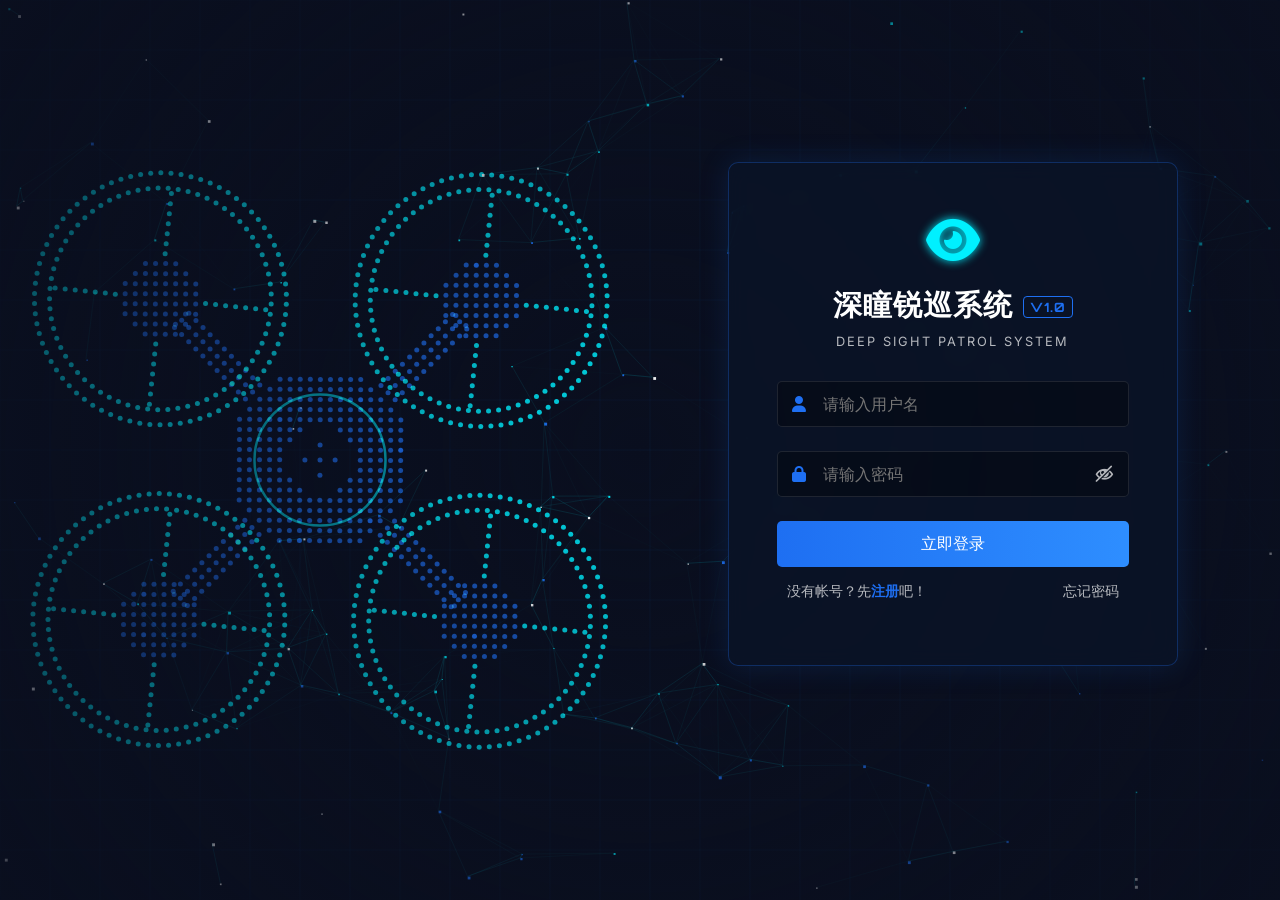
<file: dual/frontend/login.html>
<!DOCTYPE html>
<html lang="zh-CN">

<head>
  <meta charset="UTF-8">
  <meta name="viewport" content="width=device-width, initial-scale=1.0">
  <title>深瞳锐巡系统 V1.0</title>
  <link rel="icon" href="logo.png">
  <link
    href="https://fonts.googleapis.com/css2?family=Orbitron:wght@400;500;700&family=Inter:wght@300;400;600&display=swap"
    rel="stylesheet">
  <link rel="stylesheet" href="https://cdnjs.cloudflare.com/ajax/libs/font-awesome/6.4.0/css/all.min.css">
  <link rel="stylesheet" href="css/login.css">
</head>

<body>
  <canvas id="bg-canvas"></canvas>
  <div class="overlay"></div>

  <div id="login-view" class="view-container active">
    <div class="login-box">
      <div class="login-header">
        <div class="logo-icon"><i class="fa-solid fa-eye"></i></div>
        <h1>深瞳锐巡系统 <span class="version">V1.0</span></h1>
        <p class="subtitle">DEEP SIGHT PATROL SYSTEM</p>
      </div>
      <form id="login-form">
        <div class="input-group">
          <i class="fa-solid fa-user"></i>
          <input type="text" placeholder="请输入用户名" required>
        </div>
        <div class="input-group">
          <i class="fa-solid fa-lock"></i>
          <input type="password" id="password-input" placeholder="请输入密码" required>
          <span class="icon-eye-toggle" id="toggle-password"></span>
        </div>
        <button type="submit" class="btn-primary">
          <span class="btn-text">立即登录</span>
          <span class="btn-glitch"></span>
        </button>
      </form>
      <div class="login-footer">
        <div class="footer-left">
          没有帐号？先<a href="register.html" class="link-register">注册</a>吧！
        </div>
        <div class="footer-right">
          <span class="link-forgot">忘记密码</span>
        </div>
      </div>
    </div>
  </div>

  <script src="js/login.js"></script>
</body>

</html>
</file>
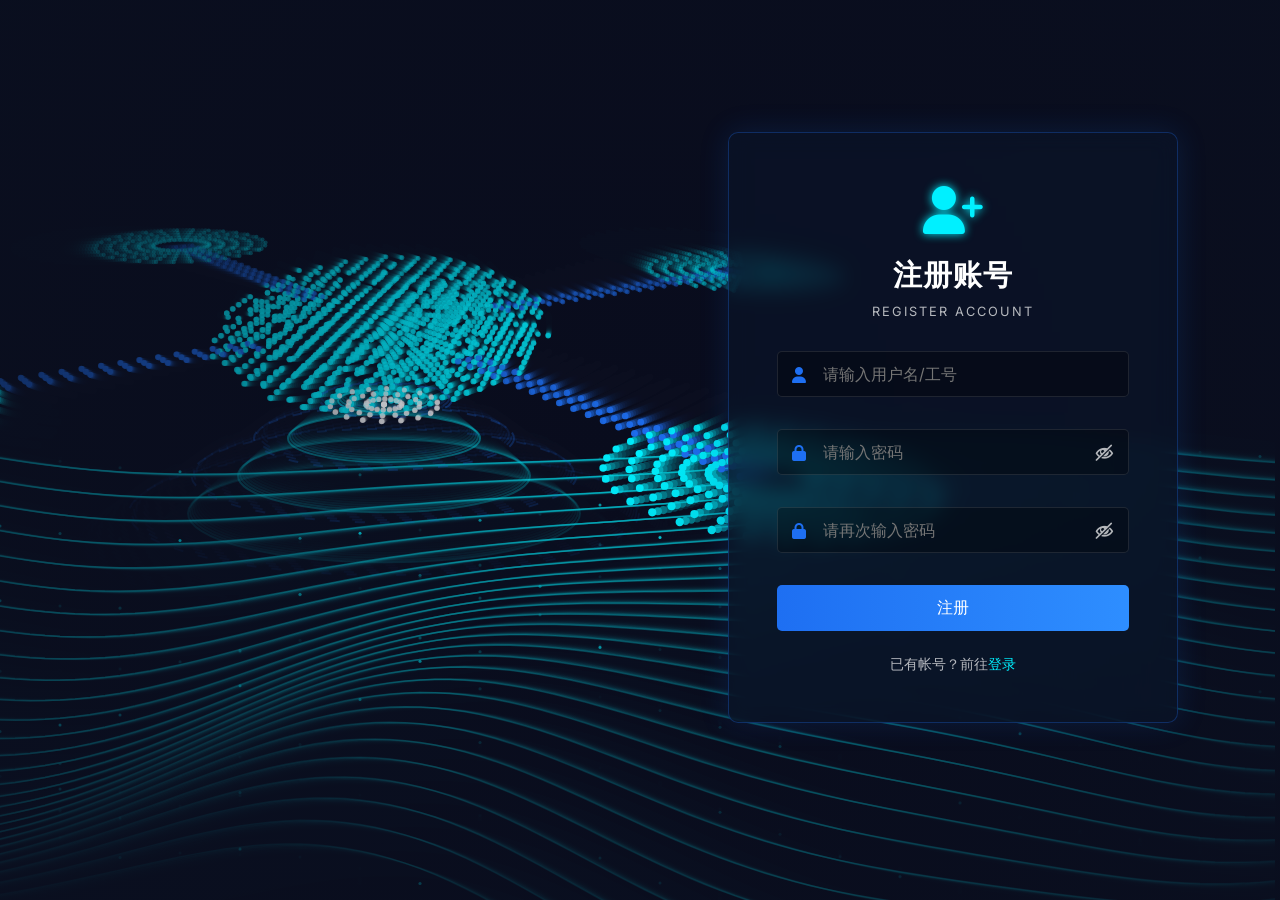
<file: dual/frontend/register.html>
<!DOCTYPE html>
<html lang="zh-CN">

<head>
  <meta charset="UTF-8">
  <meta name="viewport" content="width=device-width, initial-scale=1.0">
  <title>注册账号 - 深瞳锐巡系统</title>
  <link rel="icon" href="logo.png">
  <link
    href="https://fonts.googleapis.com/css2?family=Orbitron:wght@400;500;700&family=Inter:wght@300;400;600&display=swap"
    rel="stylesheet">
  <link rel="stylesheet" href="https://cdnjs.cloudflare.com/ajax/libs/font-awesome/6.4.0/css/all.min.css">
  <link rel="stylesheet" href="css/register.css">
</head>

<body>
  <canvas id="bg-canvas"></canvas>
  <div class="overlay"></div>

  <div id="register-view" class="view-container active">
    <div class="login-box">
      <div class="login-header">
        <div class="logo-icon"><i class="fa-solid fa-user-plus"></i></div>
        <h1>注册账号</h1>
        <p class="subtitle">REGISTER ACCOUNT</p>
      </div>
      <form id="register-form">
        <div class="input-group">
          <i class="fa-solid fa-user"></i>
          <input type="text" id="username" placeholder="请输入用户名/工号" required autocomplete="off">
          <div class="validation-message" id="username-msg"></div>
        </div>

        <div class="input-group">
          <i class="fa-solid fa-lock"></i>
          <input type="password" id="password" class="password-field" placeholder="请输入密码" required>
          <span class="icon-eye-toggle" data-target="password"></span>
          <div class="validation-message" id="password-msg"></div>
        </div>

        <div class="input-group">
          <i class="fa-solid fa-lock"></i>
          <input type="password" id="confirm-password" class="password-field" placeholder="请再次输入密码" required>
          <span class="icon-eye-toggle" data-target="confirm-password"></span>
          <div class="validation-message" id="confirm-password-msg"></div>
        </div>

        <button type="submit" class="btn-primary">
          <span class="btn-text">注册</span>
          <span class="btn-glitch"></span>
        </button>
      </form>
      <div class="login-footer">
        <div class="footer-center">
          已有帐号？前往<a href="login.html" class="link-register">登录</a>
        </div>
      </div>
    </div>
  </div>

  <script src="js/register.js"></script>
</body>

</html>
</file>
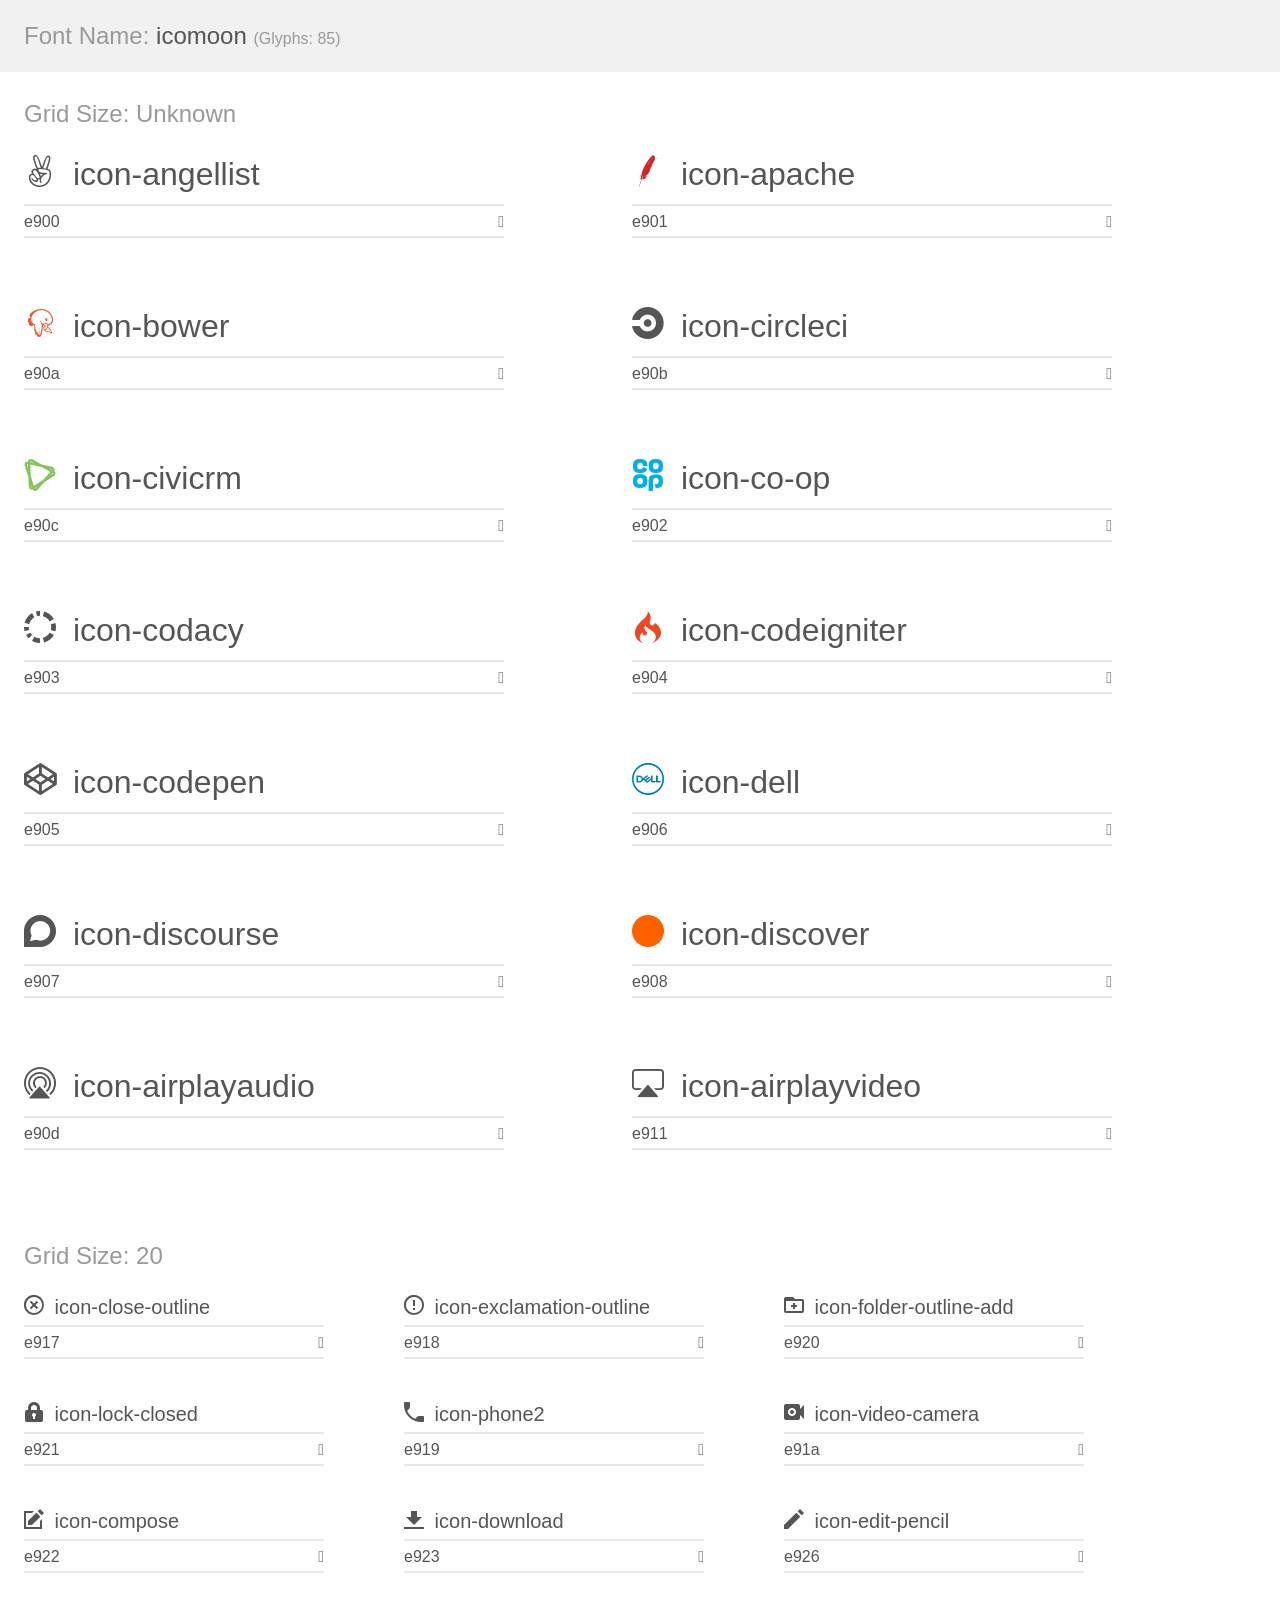
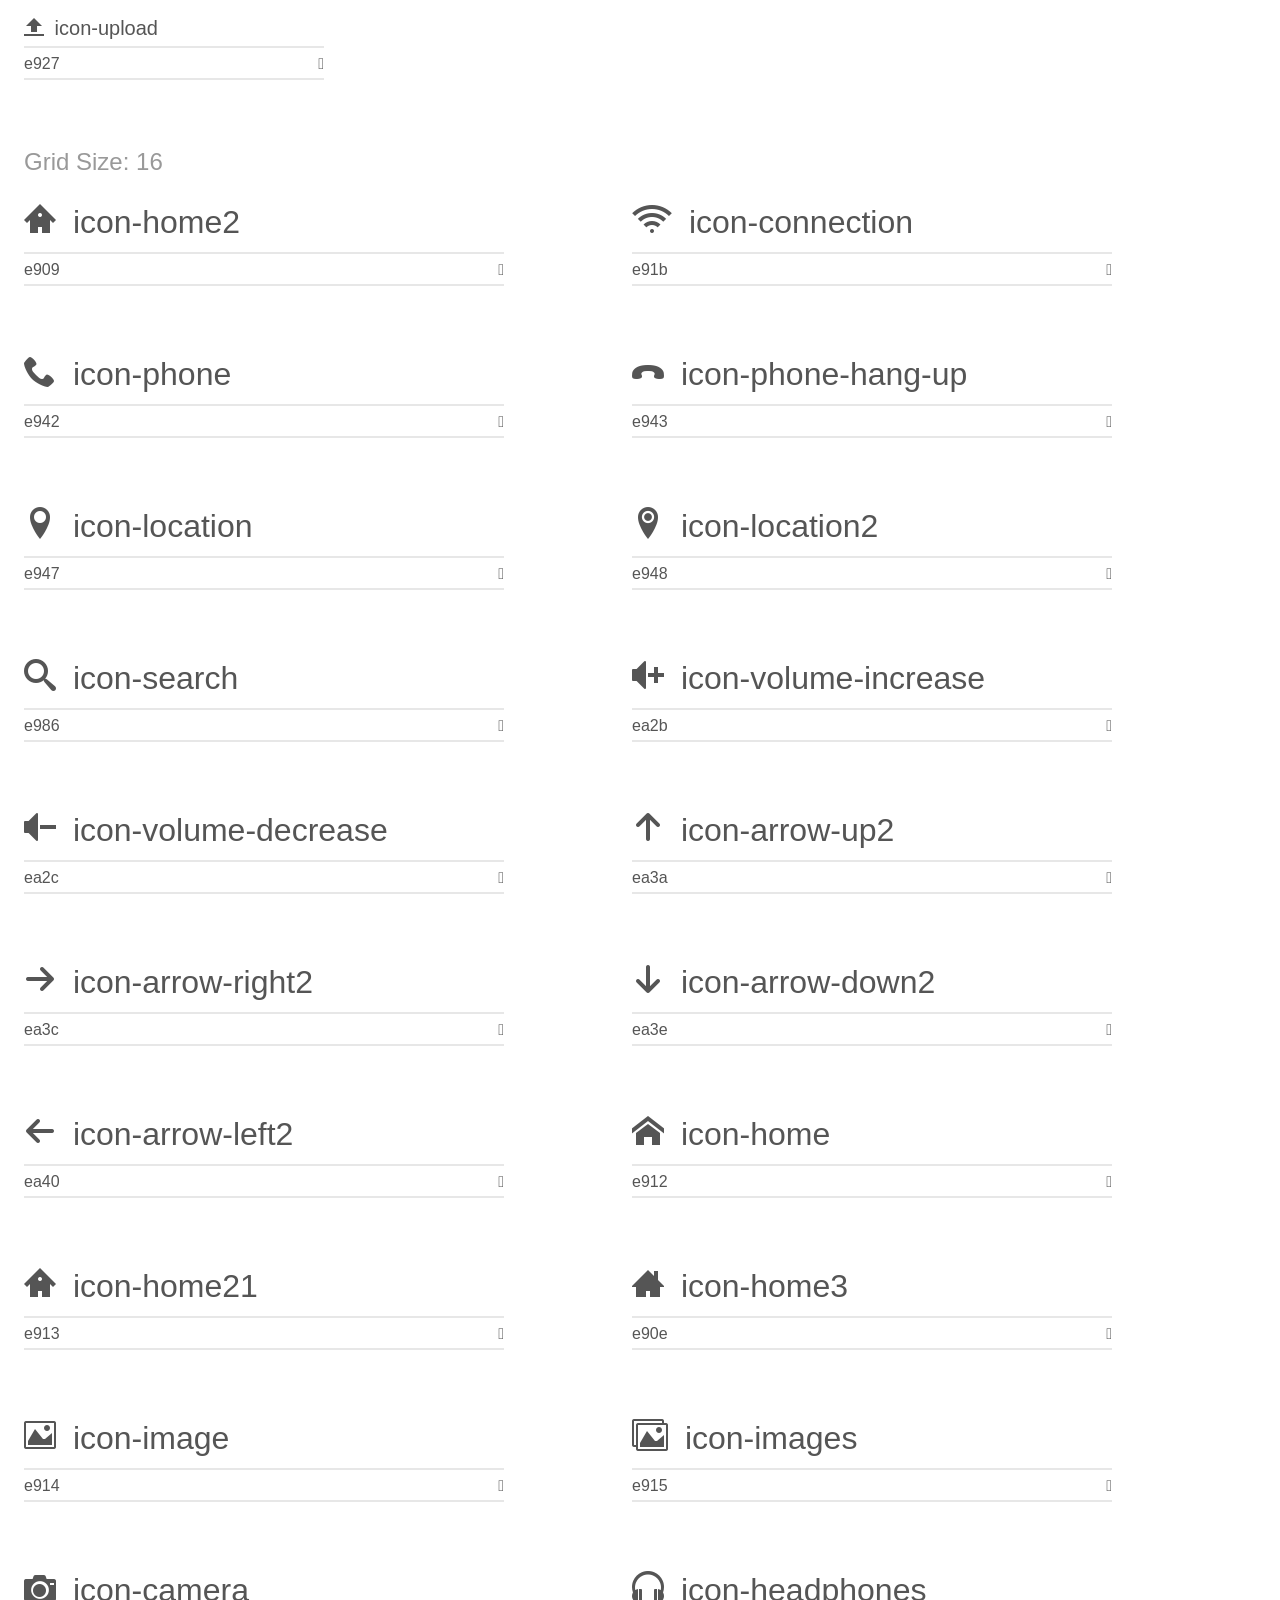
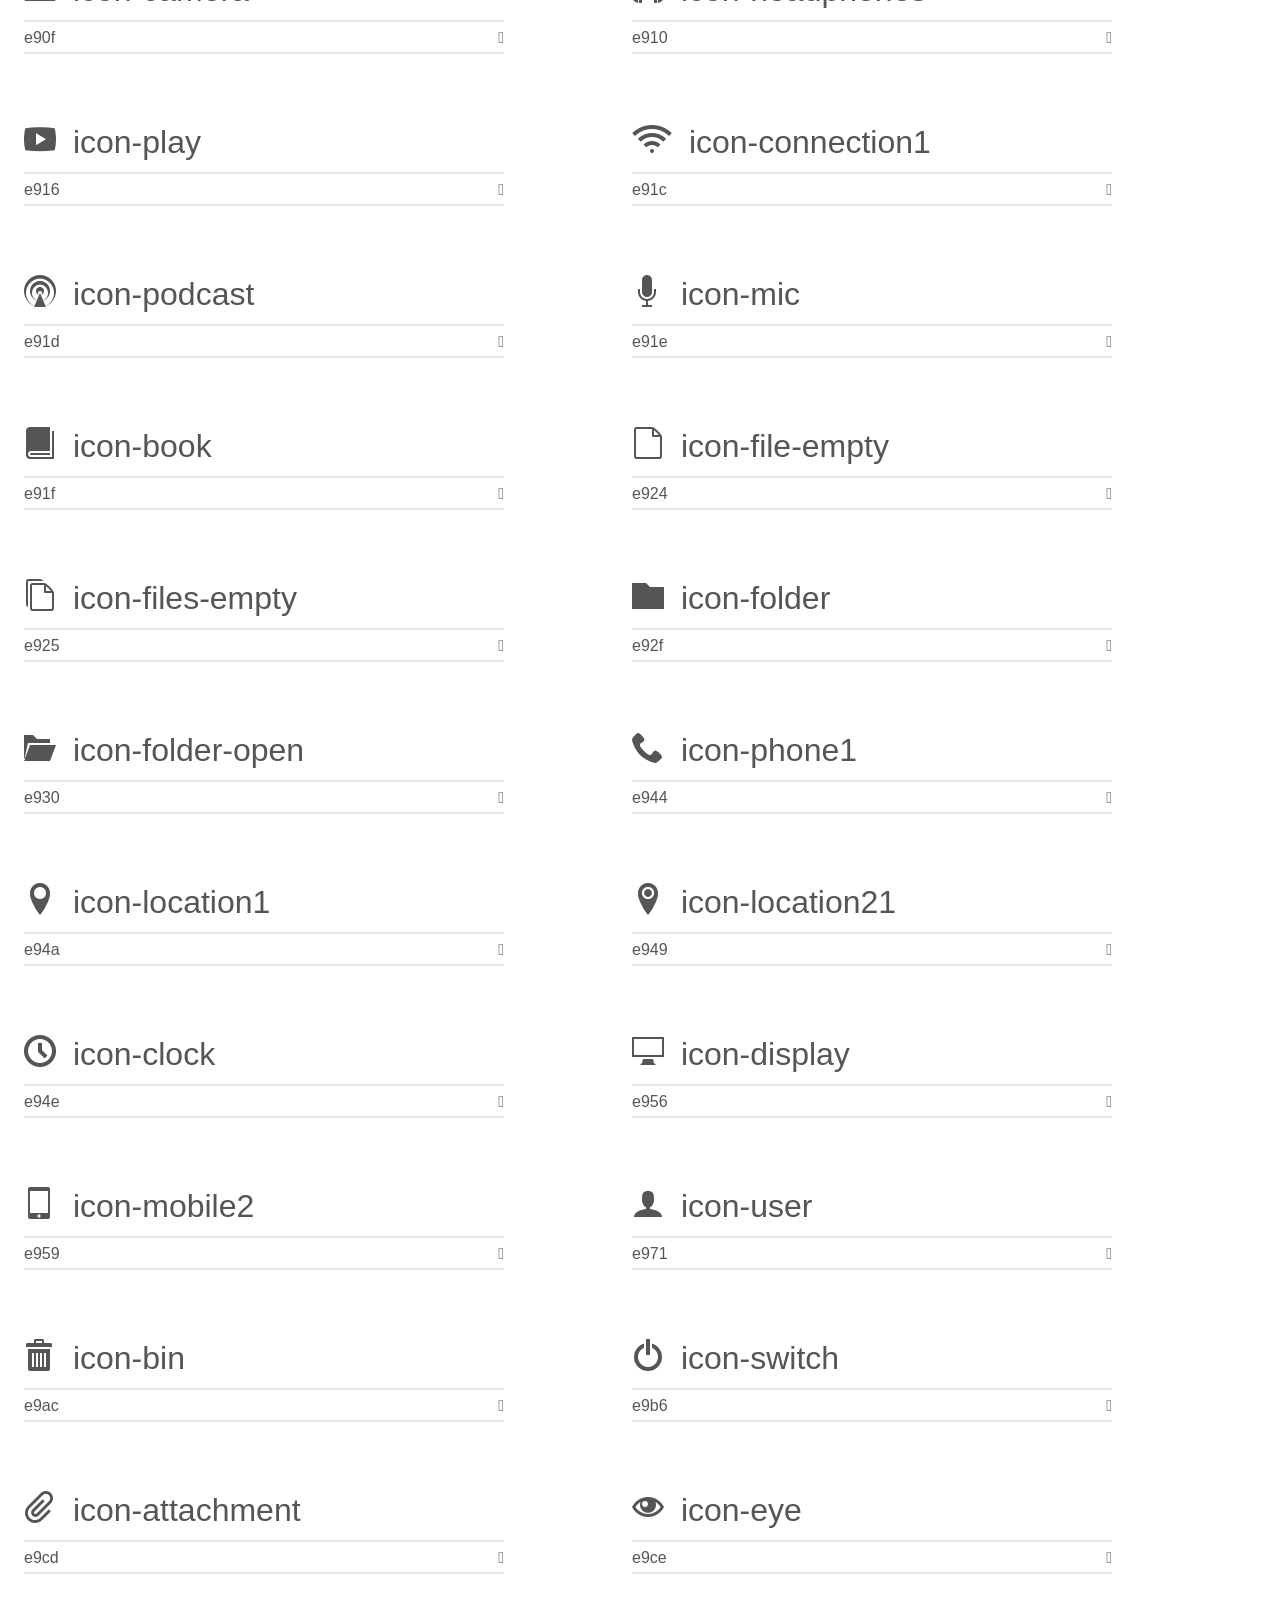
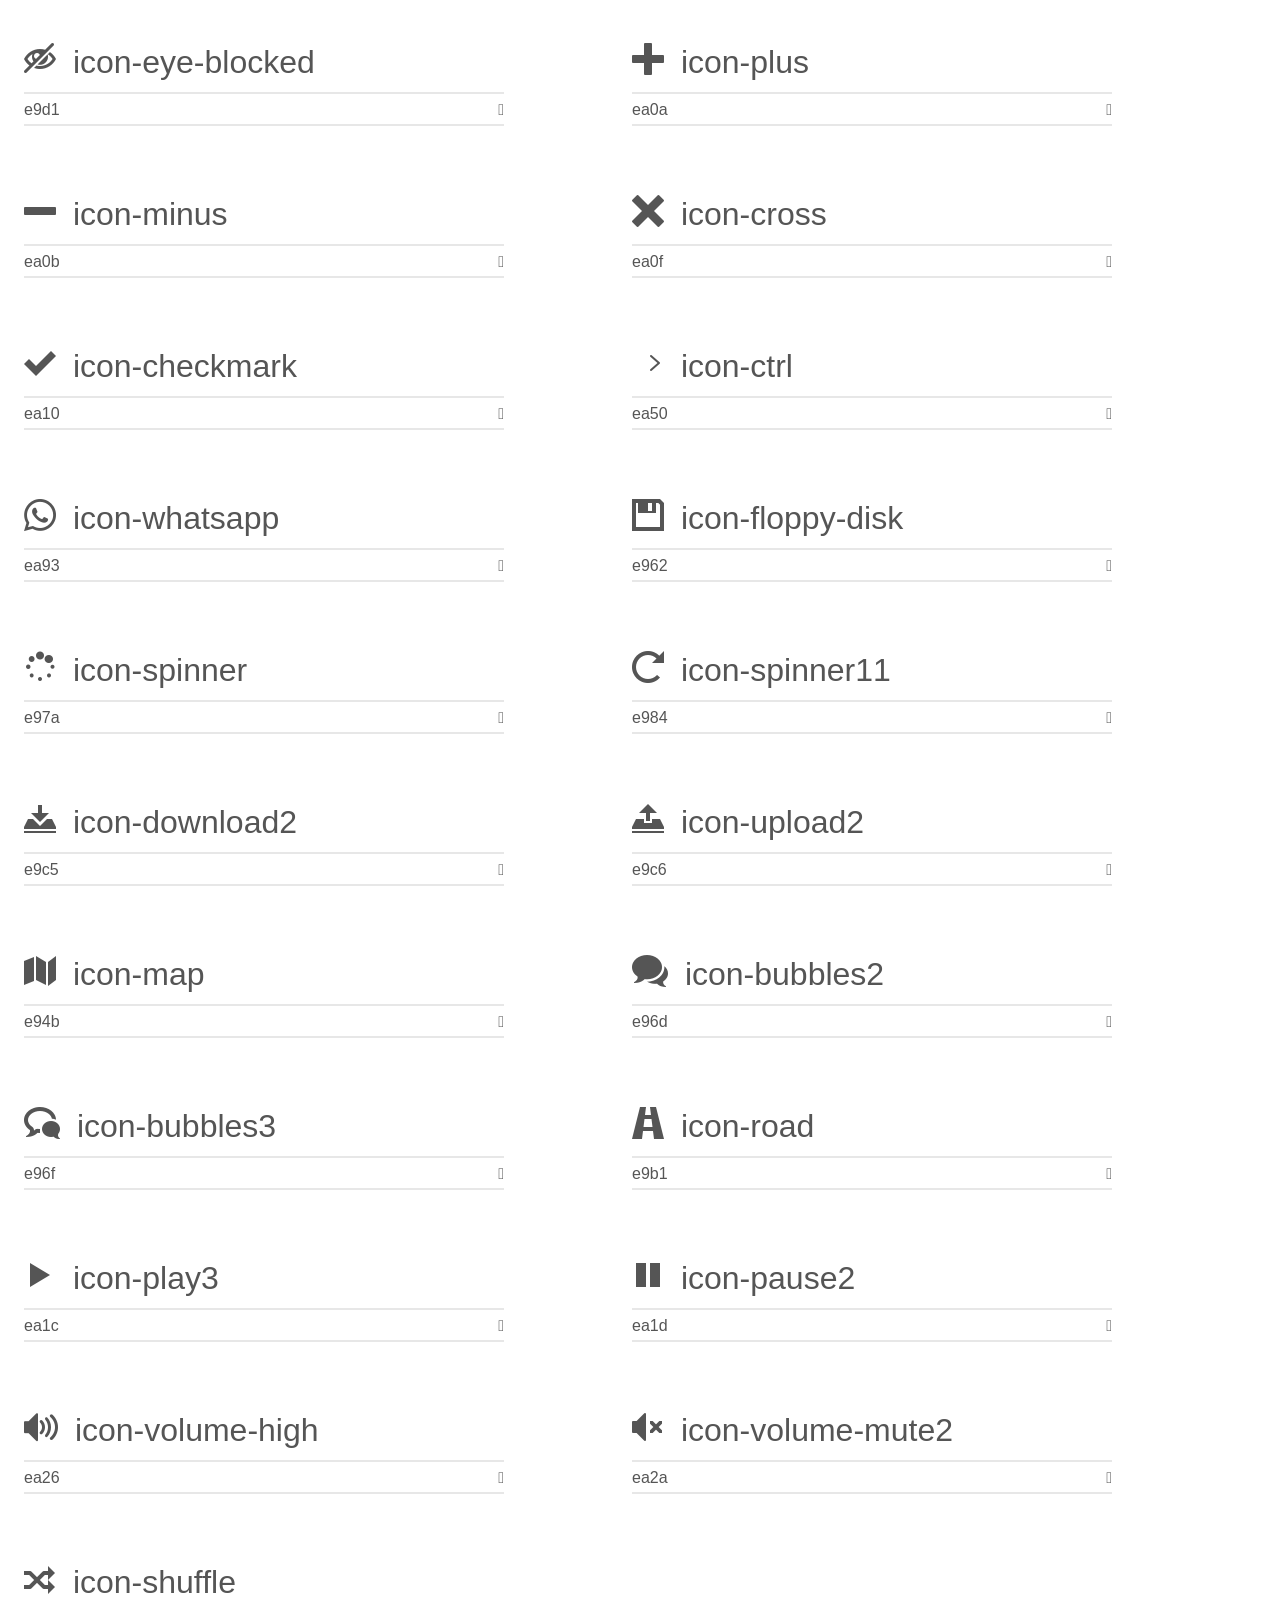
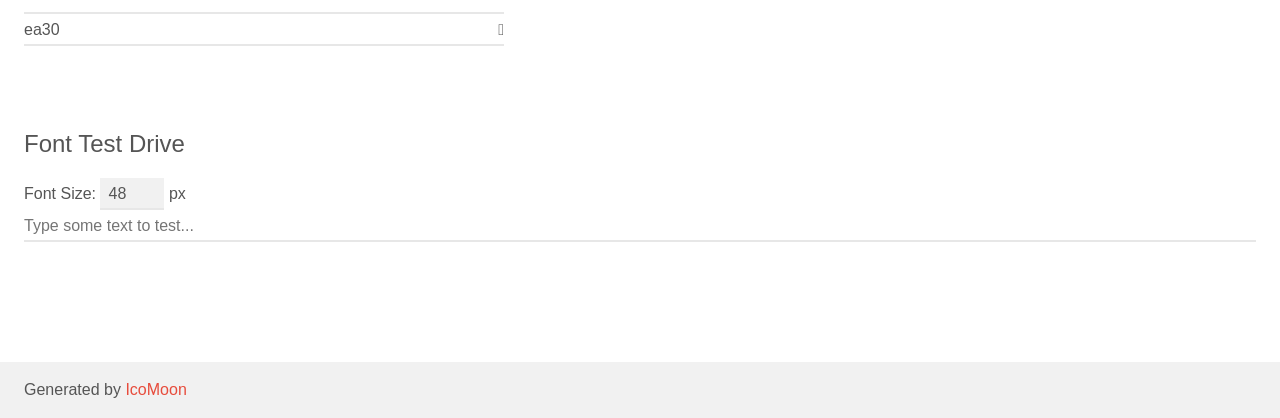
<file: dual/frontend/icomoon/demo.html>
<!doctype html>
<html>
<head>
    <meta charset="utf-8">
    <title>IcoMoon Demo</title>
    <meta name="description" content="An Icon Font Generated By IcoMoon.io">
    <meta name="viewport" content="width=device-width, initial-scale=1">
    <link rel="stylesheet" href="demo-files/demo.css">
    <link rel="stylesheet" href="style.css"></head>
<body>
    <div class="bgc1 clearfix">
        <h1 class="mhmm mvm"><span class="fgc1">Font Name:</span> icomoon <small class="fgc1">(Glyphs:&nbsp;85)</small></h1>
    </div>
    <div class="clearfix mhl ptl">
        <h1 class="mvm mtn fgc1">Grid Size: Unknown</h1>
        <div class="glyph fs1">
            <div class="clearfix bshadow0 pbs">
                <span class="icon-angellist"></span>
                <span class="mls"> icon-angellist</span>
            </div>
            <fieldset class="fs0 size1of1 clearfix hidden-false">
                <input type="text" readonly value="e900" class="unit size1of2" />
                <input type="text" maxlength="1" readonly value="&#xe900;" class="unitRight size1of2 talign-right" />
            </fieldset>
            <div class="fs0 bshadow0 clearfix hidden-true">
                <span class="unit pvs fgc1">liga: </span>
                <input type="text" readonly value="" class="liga unitRight" />
            </div>
        </div>
        <div class="glyph fs1">
            <div class="clearfix bshadow0 pbs">
                <span class="icon-apache"></span>
                <span class="mls"> icon-apache</span>
            </div>
            <fieldset class="fs0 size1of1 clearfix hidden-false">
                <input type="text" readonly value="e901" class="unit size1of2" />
                <input type="text" maxlength="1" readonly value="&#xe901;" class="unitRight size1of2 talign-right" />
            </fieldset>
            <div class="fs0 bshadow0 clearfix hidden-true">
                <span class="unit pvs fgc1">liga: </span>
                <input type="text" readonly value="" class="liga unitRight" />
            </div>
        </div>
        <div class="glyph fs1">
            <div class="clearfix bshadow0 pbs">
                <span class="icon-bower"></span>
                <span class="mls"> icon-bower</span>
            </div>
            <fieldset class="fs0 size1of1 clearfix hidden-false">
                <input type="text" readonly value="e90a" class="unit size1of2" />
                <input type="text" maxlength="1" readonly value="&#xe90a;" class="unitRight size1of2 talign-right" />
            </fieldset>
            <div class="fs0 bshadow0 clearfix hidden-true">
                <span class="unit pvs fgc1">liga: </span>
                <input type="text" readonly value="" class="liga unitRight" />
            </div>
        </div>
        <div class="glyph fs1">
            <div class="clearfix bshadow0 pbs">
                <span class="icon-circleci"></span>
                <span class="mls"> icon-circleci</span>
            </div>
            <fieldset class="fs0 size1of1 clearfix hidden-false">
                <input type="text" readonly value="e90b" class="unit size1of2" />
                <input type="text" maxlength="1" readonly value="&#xe90b;" class="unitRight size1of2 talign-right" />
            </fieldset>
            <div class="fs0 bshadow0 clearfix hidden-true">
                <span class="unit pvs fgc1">liga: </span>
                <input type="text" readonly value="" class="liga unitRight" />
            </div>
        </div>
        <div class="glyph fs1">
            <div class="clearfix bshadow0 pbs">
                <span class="icon-civicrm"></span>
                <span class="mls"> icon-civicrm</span>
            </div>
            <fieldset class="fs0 size1of1 clearfix hidden-false">
                <input type="text" readonly value="e90c" class="unit size1of2" />
                <input type="text" maxlength="1" readonly value="&#xe90c;" class="unitRight size1of2 talign-right" />
            </fieldset>
            <div class="fs0 bshadow0 clearfix hidden-true">
                <span class="unit pvs fgc1">liga: </span>
                <input type="text" readonly value="" class="liga unitRight" />
            </div>
        </div>
        <div class="glyph fs1">
            <div class="clearfix bshadow0 pbs">
                <span class="icon-co-op"></span>
                <span class="mls"> icon-co-op</span>
            </div>
            <fieldset class="fs0 size1of1 clearfix hidden-false">
                <input type="text" readonly value="e902" class="unit size1of2" />
                <input type="text" maxlength="1" readonly value="&#xe902;" class="unitRight size1of2 talign-right" />
            </fieldset>
            <div class="fs0 bshadow0 clearfix hidden-true">
                <span class="unit pvs fgc1">liga: </span>
                <input type="text" readonly value="" class="liga unitRight" />
            </div>
        </div>
        <div class="glyph fs1">
            <div class="clearfix bshadow0 pbs">
                <span class="icon-codacy"></span>
                <span class="mls"> icon-codacy</span>
            </div>
            <fieldset class="fs0 size1of1 clearfix hidden-false">
                <input type="text" readonly value="e903" class="unit size1of2" />
                <input type="text" maxlength="1" readonly value="&#xe903;" class="unitRight size1of2 talign-right" />
            </fieldset>
            <div class="fs0 bshadow0 clearfix hidden-true">
                <span class="unit pvs fgc1">liga: </span>
                <input type="text" readonly value="" class="liga unitRight" />
            </div>
        </div>
        <div class="glyph fs1">
            <div class="clearfix bshadow0 pbs">
                <span class="icon-codeigniter"></span>
                <span class="mls"> icon-codeigniter</span>
            </div>
            <fieldset class="fs0 size1of1 clearfix hidden-false">
                <input type="text" readonly value="e904" class="unit size1of2" />
                <input type="text" maxlength="1" readonly value="&#xe904;" class="unitRight size1of2 talign-right" />
            </fieldset>
            <div class="fs0 bshadow0 clearfix hidden-true">
                <span class="unit pvs fgc1">liga: </span>
                <input type="text" readonly value="" class="liga unitRight" />
            </div>
        </div>
        <div class="glyph fs1">
            <div class="clearfix bshadow0 pbs">
                <span class="icon-codepen"></span>
                <span class="mls"> icon-codepen</span>
            </div>
            <fieldset class="fs0 size1of1 clearfix hidden-false">
                <input type="text" readonly value="e905" class="unit size1of2" />
                <input type="text" maxlength="1" readonly value="&#xe905;" class="unitRight size1of2 talign-right" />
            </fieldset>
            <div class="fs0 bshadow0 clearfix hidden-true">
                <span class="unit pvs fgc1">liga: </span>
                <input type="text" readonly value="" class="liga unitRight" />
            </div>
        </div>
        <div class="glyph fs1">
            <div class="clearfix bshadow0 pbs">
                <span class="icon-dell"></span>
                <span class="mls"> icon-dell</span>
            </div>
            <fieldset class="fs0 size1of1 clearfix hidden-false">
                <input type="text" readonly value="e906" class="unit size1of2" />
                <input type="text" maxlength="1" readonly value="&#xe906;" class="unitRight size1of2 talign-right" />
            </fieldset>
            <div class="fs0 bshadow0 clearfix hidden-true">
                <span class="unit pvs fgc1">liga: </span>
                <input type="text" readonly value="" class="liga unitRight" />
            </div>
        </div>
        <div class="glyph fs1">
            <div class="clearfix bshadow0 pbs">
                <span class="icon-discourse"></span>
                <span class="mls"> icon-discourse</span>
            </div>
            <fieldset class="fs0 size1of1 clearfix hidden-false">
                <input type="text" readonly value="e907" class="unit size1of2" />
                <input type="text" maxlength="1" readonly value="&#xe907;" class="unitRight size1of2 talign-right" />
            </fieldset>
            <div class="fs0 bshadow0 clearfix hidden-true">
                <span class="unit pvs fgc1">liga: </span>
                <input type="text" readonly value="" class="liga unitRight" />
            </div>
        </div>
        <div class="glyph fs1">
            <div class="clearfix bshadow0 pbs">
                <span class="icon-discover"></span>
                <span class="mls"> icon-discover</span>
            </div>
            <fieldset class="fs0 size1of1 clearfix hidden-false">
                <input type="text" readonly value="e908" class="unit size1of2" />
                <input type="text" maxlength="1" readonly value="&#xe908;" class="unitRight size1of2 talign-right" />
            </fieldset>
            <div class="fs0 bshadow0 clearfix hidden-true">
                <span class="unit pvs fgc1">liga: </span>
                <input type="text" readonly value="" class="liga unitRight" />
            </div>
        </div>
        <div class="glyph fs1">
            <div class="clearfix bshadow0 pbs">
                <span class="icon-airplayaudio"></span>
                <span class="mls"> icon-airplayaudio</span>
            </div>
            <fieldset class="fs0 size1of1 clearfix hidden-false">
                <input type="text" readonly value="e90d" class="unit size1of2" />
                <input type="text" maxlength="1" readonly value="&#xe90d;" class="unitRight size1of2 talign-right" />
            </fieldset>
            <div class="fs0 bshadow0 clearfix hidden-true">
                <span class="unit pvs fgc1">liga: </span>
                <input type="text" readonly value="" class="liga unitRight" />
            </div>
        </div>
        <div class="glyph fs1">
            <div class="clearfix bshadow0 pbs">
                <span class="icon-airplayvideo"></span>
                <span class="mls"> icon-airplayvideo</span>
            </div>
            <fieldset class="fs0 size1of1 clearfix hidden-false">
                <input type="text" readonly value="e911" class="unit size1of2" />
                <input type="text" maxlength="1" readonly value="&#xe911;" class="unitRight size1of2 talign-right" />
            </fieldset>
            <div class="fs0 bshadow0 clearfix hidden-true">
                <span class="unit pvs fgc1">liga: </span>
                <input type="text" readonly value="" class="liga unitRight" />
            </div>
        </div>
    </div>
    <div class="clearfix mhl ptl">
        <h1 class="mvm mtn fgc1">Grid Size: 20</h1>
        <div class="glyph fs2">
            <div class="clearfix bshadow0 pbs">
                <span class="icon-close-outline"></span>
                <span class="mls"> icon-close-outline</span>
            </div>
            <fieldset class="fs0 size1of1 clearfix hidden-false">
                <input type="text" readonly value="e917" class="unit size1of2" />
                <input type="text" maxlength="1" readonly value="&#xe917;" class="unitRight size1of2 talign-right" />
            </fieldset>
            <div class="fs0 bshadow0 clearfix hidden-true">
                <span class="unit pvs fgc1">liga: </span>
                <input type="text" readonly value="" class="liga unitRight" />
            </div>
        </div>
        <div class="glyph fs2">
            <div class="clearfix bshadow0 pbs">
                <span class="icon-exclamation-outline"></span>
                <span class="mls"> icon-exclamation-outline</span>
            </div>
            <fieldset class="fs0 size1of1 clearfix hidden-false">
                <input type="text" readonly value="e918" class="unit size1of2" />
                <input type="text" maxlength="1" readonly value="&#xe918;" class="unitRight size1of2 talign-right" />
            </fieldset>
            <div class="fs0 bshadow0 clearfix hidden-true">
                <span class="unit pvs fgc1">liga: </span>
                <input type="text" readonly value="" class="liga unitRight" />
            </div>
        </div>
        <div class="glyph fs2">
            <div class="clearfix bshadow0 pbs">
                <span class="icon-folder-outline-add"></span>
                <span class="mls"> icon-folder-outline-add</span>
            </div>
            <fieldset class="fs0 size1of1 clearfix hidden-false">
                <input type="text" readonly value="e920" class="unit size1of2" />
                <input type="text" maxlength="1" readonly value="&#xe920;" class="unitRight size1of2 talign-right" />
            </fieldset>
            <div class="fs0 bshadow0 clearfix hidden-true">
                <span class="unit pvs fgc1">liga: </span>
                <input type="text" readonly value="" class="liga unitRight" />
            </div>
        </div>
        <div class="glyph fs2">
            <div class="clearfix bshadow0 pbs">
                <span class="icon-lock-closed"></span>
                <span class="mls"> icon-lock-closed</span>
            </div>
            <fieldset class="fs0 size1of1 clearfix hidden-false">
                <input type="text" readonly value="e921" class="unit size1of2" />
                <input type="text" maxlength="1" readonly value="&#xe921;" class="unitRight size1of2 talign-right" />
            </fieldset>
            <div class="fs0 bshadow0 clearfix hidden-true">
                <span class="unit pvs fgc1">liga: </span>
                <input type="text" readonly value="" class="liga unitRight" />
            </div>
        </div>
        <div class="glyph fs2">
            <div class="clearfix bshadow0 pbs">
                <span class="icon-phone2"></span>
                <span class="mls"> icon-phone2</span>
            </div>
            <fieldset class="fs0 size1of1 clearfix hidden-false">
                <input type="text" readonly value="e919" class="unit size1of2" />
                <input type="text" maxlength="1" readonly value="&#xe919;" class="unitRight size1of2 talign-right" />
            </fieldset>
            <div class="fs0 bshadow0 clearfix hidden-true">
                <span class="unit pvs fgc1">liga: </span>
                <input type="text" readonly value="" class="liga unitRight" />
            </div>
        </div>
        <div class="glyph fs2">
            <div class="clearfix bshadow0 pbs">
                <span class="icon-video-camera"></span>
                <span class="mls"> icon-video-camera</span>
            </div>
            <fieldset class="fs0 size1of1 clearfix hidden-false">
                <input type="text" readonly value="e91a" class="unit size1of2" />
                <input type="text" maxlength="1" readonly value="&#xe91a;" class="unitRight size1of2 talign-right" />
            </fieldset>
            <div class="fs0 bshadow0 clearfix hidden-true">
                <span class="unit pvs fgc1">liga: </span>
                <input type="text" readonly value="" class="liga unitRight" />
            </div>
        </div>
        <div class="glyph fs2">
            <div class="clearfix bshadow0 pbs">
                <span class="icon-compose"></span>
                <span class="mls"> icon-compose</span>
            </div>
            <fieldset class="fs0 size1of1 clearfix hidden-false">
                <input type="text" readonly value="e922" class="unit size1of2" />
                <input type="text" maxlength="1" readonly value="&#xe922;" class="unitRight size1of2 talign-right" />
            </fieldset>
            <div class="fs0 bshadow0 clearfix hidden-true">
                <span class="unit pvs fgc1">liga: </span>
                <input type="text" readonly value="" class="liga unitRight" />
            </div>
        </div>
        <div class="glyph fs2">
            <div class="clearfix bshadow0 pbs">
                <span class="icon-download"></span>
                <span class="mls"> icon-download</span>
            </div>
            <fieldset class="fs0 size1of1 clearfix hidden-false">
                <input type="text" readonly value="e923" class="unit size1of2" />
                <input type="text" maxlength="1" readonly value="&#xe923;" class="unitRight size1of2 talign-right" />
            </fieldset>
            <div class="fs0 bshadow0 clearfix hidden-true">
                <span class="unit pvs fgc1">liga: </span>
                <input type="text" readonly value="" class="liga unitRight" />
            </div>
        </div>
        <div class="glyph fs2">
            <div class="clearfix bshadow0 pbs">
                <span class="icon-edit-pencil"></span>
                <span class="mls"> icon-edit-pencil</span>
            </div>
            <fieldset class="fs0 size1of1 clearfix hidden-false">
                <input type="text" readonly value="e926" class="unit size1of2" />
                <input type="text" maxlength="1" readonly value="&#xe926;" class="unitRight size1of2 talign-right" />
            </fieldset>
            <div class="fs0 bshadow0 clearfix hidden-true">
                <span class="unit pvs fgc1">liga: </span>
                <input type="text" readonly value="" class="liga unitRight" />
            </div>
        </div>
        <div class="glyph fs2">
            <div class="clearfix bshadow0 pbs">
                <span class="icon-upload"></span>
                <span class="mls"> icon-upload</span>
            </div>
            <fieldset class="fs0 size1of1 clearfix hidden-false">
                <input type="text" readonly value="e927" class="unit size1of2" />
                <input type="text" maxlength="1" readonly value="&#xe927;" class="unitRight size1of2 talign-right" />
            </fieldset>
            <div class="fs0 bshadow0 clearfix hidden-true">
                <span class="unit pvs fgc1">liga: </span>
                <input type="text" readonly value="" class="liga unitRight" />
            </div>
        </div>
    </div>
    <div class="clearfix mhl ptl">
        <h1 class="mvm mtn fgc1">Grid Size: 16</h1>
        <div class="glyph fs3">
            <div class="clearfix bshadow0 pbs">
                <span class="icon-home2"></span>
                <span class="mls"> icon-home2</span>
            </div>
            <fieldset class="fs0 size1of1 clearfix hidden-false">
                <input type="text" readonly value="e909" class="unit size1of2" />
                <input type="text" maxlength="1" readonly value="&#xe909;" class="unitRight size1of2 talign-right" />
            </fieldset>
            <div class="fs0 bshadow0 clearfix hidden-true">
                <span class="unit pvs fgc1">liga: </span>
                <input type="text" readonly value="home2, house2" class="liga unitRight" />
            </div>
        </div>
        <div class="glyph fs3">
            <div class="clearfix bshadow0 pbs">
                <span class="icon-connection"></span>
                <span class="mls"> icon-connection</span>
            </div>
            <fieldset class="fs0 size1of1 clearfix hidden-false">
                <input type="text" readonly value="e91b" class="unit size1of2" />
                <input type="text" maxlength="1" readonly value="&#xe91b;" class="unitRight size1of2 talign-right" />
            </fieldset>
            <div class="fs0 bshadow0 clearfix hidden-true">
                <span class="unit pvs fgc1">liga: </span>
                <input type="text" readonly value="connection, wifi" class="liga unitRight" />
            </div>
        </div>
        <div class="glyph fs3">
            <div class="clearfix bshadow0 pbs">
                <span class="icon-phone"></span>
                <span class="mls"> icon-phone</span>
            </div>
            <fieldset class="fs0 size1of1 clearfix hidden-false">
                <input type="text" readonly value="e942" class="unit size1of2" />
                <input type="text" maxlength="1" readonly value="&#xe942;" class="unitRight size1of2 talign-right" />
            </fieldset>
            <div class="fs0 bshadow0 clearfix hidden-true">
                <span class="unit pvs fgc1">liga: </span>
                <input type="text" readonly value="phone, telephone" class="liga unitRight" />
            </div>
        </div>
        <div class="glyph fs3">
            <div class="clearfix bshadow0 pbs">
                <span class="icon-phone-hang-up"></span>
                <span class="mls"> icon-phone-hang-up</span>
            </div>
            <fieldset class="fs0 size1of1 clearfix hidden-false">
                <input type="text" readonly value="e943" class="unit size1of2" />
                <input type="text" maxlength="1" readonly value="&#xe943;" class="unitRight size1of2 talign-right" />
            </fieldset>
            <div class="fs0 bshadow0 clearfix hidden-true">
                <span class="unit pvs fgc1">liga: </span>
                <input type="text" readonly value="phone-hang-up, telephone2" class="liga unitRight" />
            </div>
        </div>
        <div class="glyph fs3">
            <div class="clearfix bshadow0 pbs">
                <span class="icon-location"></span>
                <span class="mls"> icon-location</span>
            </div>
            <fieldset class="fs0 size1of1 clearfix hidden-false">
                <input type="text" readonly value="e947" class="unit size1of2" />
                <input type="text" maxlength="1" readonly value="&#xe947;" class="unitRight size1of2 talign-right" />
            </fieldset>
            <div class="fs0 bshadow0 clearfix hidden-true">
                <span class="unit pvs fgc1">liga: </span>
                <input type="text" readonly value="location, map-marker" class="liga unitRight" />
            </div>
        </div>
        <div class="glyph fs3">
            <div class="clearfix bshadow0 pbs">
                <span class="icon-location2"></span>
                <span class="mls"> icon-location2</span>
            </div>
            <fieldset class="fs0 size1of1 clearfix hidden-false">
                <input type="text" readonly value="e948" class="unit size1of2" />
                <input type="text" maxlength="1" readonly value="&#xe948;" class="unitRight size1of2 talign-right" />
            </fieldset>
            <div class="fs0 bshadow0 clearfix hidden-true">
                <span class="unit pvs fgc1">liga: </span>
                <input type="text" readonly value="location2, map-marker2" class="liga unitRight" />
            </div>
        </div>
        <div class="glyph fs3">
            <div class="clearfix bshadow0 pbs">
                <span class="icon-search"></span>
                <span class="mls"> icon-search</span>
            </div>
            <fieldset class="fs0 size1of1 clearfix hidden-false">
                <input type="text" readonly value="e986" class="unit size1of2" />
                <input type="text" maxlength="1" readonly value="&#xe986;" class="unitRight size1of2 talign-right" />
            </fieldset>
            <div class="fs0 bshadow0 clearfix hidden-true">
                <span class="unit pvs fgc1">liga: </span>
                <input type="text" readonly value="search, magnifier" class="liga unitRight" />
            </div>
        </div>
        <div class="glyph fs3">
            <div class="clearfix bshadow0 pbs">
                <span class="icon-volume-increase"></span>
                <span class="mls"> icon-volume-increase</span>
            </div>
            <fieldset class="fs0 size1of1 clearfix hidden-false">
                <input type="text" readonly value="ea2b" class="unit size1of2" />
                <input type="text" maxlength="1" readonly value="&#xea2b;" class="unitRight size1of2 talign-right" />
            </fieldset>
            <div class="fs0 bshadow0 clearfix hidden-true">
                <span class="unit pvs fgc1">liga: </span>
                <input type="text" readonly value="volume-increase, volume6" class="liga unitRight" />
            </div>
        </div>
        <div class="glyph fs3">
            <div class="clearfix bshadow0 pbs">
                <span class="icon-volume-decrease"></span>
                <span class="mls"> icon-volume-decrease</span>
            </div>
            <fieldset class="fs0 size1of1 clearfix hidden-false">
                <input type="text" readonly value="ea2c" class="unit size1of2" />
                <input type="text" maxlength="1" readonly value="&#xea2c;" class="unitRight size1of2 talign-right" />
            </fieldset>
            <div class="fs0 bshadow0 clearfix hidden-true">
                <span class="unit pvs fgc1">liga: </span>
                <input type="text" readonly value="volume-decrease, volume7" class="liga unitRight" />
            </div>
        </div>
        <div class="glyph fs3">
            <div class="clearfix bshadow0 pbs">
                <span class="icon-arrow-up2"></span>
                <span class="mls"> icon-arrow-up2</span>
            </div>
            <fieldset class="fs0 size1of1 clearfix hidden-false">
                <input type="text" readonly value="ea3a" class="unit size1of2" />
                <input type="text" maxlength="1" readonly value="&#xea3a;" class="unitRight size1of2 talign-right" />
            </fieldset>
            <div class="fs0 bshadow0 clearfix hidden-true">
                <span class="unit pvs fgc1">liga: </span>
                <input type="text" readonly value="arrow-up2, up2" class="liga unitRight" />
            </div>
        </div>
        <div class="glyph fs3">
            <div class="clearfix bshadow0 pbs">
                <span class="icon-arrow-right2"></span>
                <span class="mls"> icon-arrow-right2</span>
            </div>
            <fieldset class="fs0 size1of1 clearfix hidden-false">
                <input type="text" readonly value="ea3c" class="unit size1of2" />
                <input type="text" maxlength="1" readonly value="&#xea3c;" class="unitRight size1of2 talign-right" />
            </fieldset>
            <div class="fs0 bshadow0 clearfix hidden-true">
                <span class="unit pvs fgc1">liga: </span>
                <input type="text" readonly value="arrow-right2, right4" class="liga unitRight" />
            </div>
        </div>
        <div class="glyph fs3">
            <div class="clearfix bshadow0 pbs">
                <span class="icon-arrow-down2"></span>
                <span class="mls"> icon-arrow-down2</span>
            </div>
            <fieldset class="fs0 size1of1 clearfix hidden-false">
                <input type="text" readonly value="ea3e" class="unit size1of2" />
                <input type="text" maxlength="1" readonly value="&#xea3e;" class="unitRight size1of2 talign-right" />
            </fieldset>
            <div class="fs0 bshadow0 clearfix hidden-true">
                <span class="unit pvs fgc1">liga: </span>
                <input type="text" readonly value="arrow-down2, down2" class="liga unitRight" />
            </div>
        </div>
        <div class="glyph fs3">
            <div class="clearfix bshadow0 pbs">
                <span class="icon-arrow-left2"></span>
                <span class="mls"> icon-arrow-left2</span>
            </div>
            <fieldset class="fs0 size1of1 clearfix hidden-false">
                <input type="text" readonly value="ea40" class="unit size1of2" />
                <input type="text" maxlength="1" readonly value="&#xea40;" class="unitRight size1of2 talign-right" />
            </fieldset>
            <div class="fs0 bshadow0 clearfix hidden-true">
                <span class="unit pvs fgc1">liga: </span>
                <input type="text" readonly value="arrow-left2, left4" class="liga unitRight" />
            </div>
        </div>
        <div class="glyph fs3">
            <div class="clearfix bshadow0 pbs">
                <span class="icon-home"></span>
                <span class="mls"> icon-home</span>
            </div>
            <fieldset class="fs0 size1of1 clearfix hidden-false">
                <input type="text" readonly value="e912" class="unit size1of2" />
                <input type="text" maxlength="1" readonly value="&#xe912;" class="unitRight size1of2 talign-right" />
            </fieldset>
            <div class="fs0 bshadow0 clearfix hidden-true">
                <span class="unit pvs fgc1">liga: </span>
                <input type="text" readonly value="home, house" class="liga unitRight" />
            </div>
        </div>
        <div class="glyph fs3">
            <div class="clearfix bshadow0 pbs">
                <span class="icon-home21"></span>
                <span class="mls"> icon-home21</span>
            </div>
            <fieldset class="fs0 size1of1 clearfix hidden-false">
                <input type="text" readonly value="e913" class="unit size1of2" />
                <input type="text" maxlength="1" readonly value="&#xe913;" class="unitRight size1of2 talign-right" />
            </fieldset>
            <div class="fs0 bshadow0 clearfix hidden-true">
                <span class="unit pvs fgc1">liga: </span>
                <input type="text" readonly value="home2, house2" class="liga unitRight" />
            </div>
        </div>
        <div class="glyph fs3">
            <div class="clearfix bshadow0 pbs">
                <span class="icon-home3"></span>
                <span class="mls"> icon-home3</span>
            </div>
            <fieldset class="fs0 size1of1 clearfix hidden-false">
                <input type="text" readonly value="e90e" class="unit size1of2" />
                <input type="text" maxlength="1" readonly value="&#xe90e;" class="unitRight size1of2 talign-right" />
            </fieldset>
            <div class="fs0 bshadow0 clearfix hidden-true">
                <span class="unit pvs fgc1">liga: </span>
                <input type="text" readonly value="home3, house3" class="liga unitRight" />
            </div>
        </div>
        <div class="glyph fs3">
            <div class="clearfix bshadow0 pbs">
                <span class="icon-image"></span>
                <span class="mls"> icon-image</span>
            </div>
            <fieldset class="fs0 size1of1 clearfix hidden-false">
                <input type="text" readonly value="e914" class="unit size1of2" />
                <input type="text" maxlength="1" readonly value="&#xe914;" class="unitRight size1of2 talign-right" />
            </fieldset>
            <div class="fs0 bshadow0 clearfix hidden-true">
                <span class="unit pvs fgc1">liga: </span>
                <input type="text" readonly value="image, picture" class="liga unitRight" />
            </div>
        </div>
        <div class="glyph fs3">
            <div class="clearfix bshadow0 pbs">
                <span class="icon-images"></span>
                <span class="mls"> icon-images</span>
            </div>
            <fieldset class="fs0 size1of1 clearfix hidden-false">
                <input type="text" readonly value="e915" class="unit size1of2" />
                <input type="text" maxlength="1" readonly value="&#xe915;" class="unitRight size1of2 talign-right" />
            </fieldset>
            <div class="fs0 bshadow0 clearfix hidden-true">
                <span class="unit pvs fgc1">liga: </span>
                <input type="text" readonly value="images, pictures" class="liga unitRight" />
            </div>
        </div>
        <div class="glyph fs3">
            <div class="clearfix bshadow0 pbs">
                <span class="icon-camera"></span>
                <span class="mls"> icon-camera</span>
            </div>
            <fieldset class="fs0 size1of1 clearfix hidden-false">
                <input type="text" readonly value="e90f" class="unit size1of2" />
                <input type="text" maxlength="1" readonly value="&#xe90f;" class="unitRight size1of2 talign-right" />
            </fieldset>
            <div class="fs0 bshadow0 clearfix hidden-true">
                <span class="unit pvs fgc1">liga: </span>
                <input type="text" readonly value="camera, photo" class="liga unitRight" />
            </div>
        </div>
        <div class="glyph fs3">
            <div class="clearfix bshadow0 pbs">
                <span class="icon-headphones"></span>
                <span class="mls"> icon-headphones</span>
            </div>
            <fieldset class="fs0 size1of1 clearfix hidden-false">
                <input type="text" readonly value="e910" class="unit size1of2" />
                <input type="text" maxlength="1" readonly value="&#xe910;" class="unitRight size1of2 talign-right" />
            </fieldset>
            <div class="fs0 bshadow0 clearfix hidden-true">
                <span class="unit pvs fgc1">liga: </span>
                <input type="text" readonly value="headphones, headset" class="liga unitRight" />
            </div>
        </div>
        <div class="glyph fs3">
            <div class="clearfix bshadow0 pbs">
                <span class="icon-play"></span>
                <span class="mls"> icon-play</span>
            </div>
            <fieldset class="fs0 size1of1 clearfix hidden-false">
                <input type="text" readonly value="e916" class="unit size1of2" />
                <input type="text" maxlength="1" readonly value="&#xe916;" class="unitRight size1of2 talign-right" />
            </fieldset>
            <div class="fs0 bshadow0 clearfix hidden-true">
                <span class="unit pvs fgc1">liga: </span>
                <input type="text" readonly value="play, video" class="liga unitRight" />
            </div>
        </div>
        <div class="glyph fs3">
            <div class="clearfix bshadow0 pbs">
                <span class="icon-connection1"></span>
                <span class="mls"> icon-connection1</span>
            </div>
            <fieldset class="fs0 size1of1 clearfix hidden-false">
                <input type="text" readonly value="e91c" class="unit size1of2" />
                <input type="text" maxlength="1" readonly value="&#xe91c;" class="unitRight size1of2 talign-right" />
            </fieldset>
            <div class="fs0 bshadow0 clearfix hidden-true">
                <span class="unit pvs fgc1">liga: </span>
                <input type="text" readonly value="connection, wifi" class="liga unitRight" />
            </div>
        </div>
        <div class="glyph fs3">
            <div class="clearfix bshadow0 pbs">
                <span class="icon-podcast"></span>
                <span class="mls"> icon-podcast</span>
            </div>
            <fieldset class="fs0 size1of1 clearfix hidden-false">
                <input type="text" readonly value="e91d" class="unit size1of2" />
                <input type="text" maxlength="1" readonly value="&#xe91d;" class="unitRight size1of2 talign-right" />
            </fieldset>
            <div class="fs0 bshadow0 clearfix hidden-true">
                <span class="unit pvs fgc1">liga: </span>
                <input type="text" readonly value="podcast, broadcast" class="liga unitRight" />
            </div>
        </div>
        <div class="glyph fs3">
            <div class="clearfix bshadow0 pbs">
                <span class="icon-mic"></span>
                <span class="mls"> icon-mic</span>
            </div>
            <fieldset class="fs0 size1of1 clearfix hidden-false">
                <input type="text" readonly value="e91e" class="unit size1of2" />
                <input type="text" maxlength="1" readonly value="&#xe91e;" class="unitRight size1of2 talign-right" />
            </fieldset>
            <div class="fs0 bshadow0 clearfix hidden-true">
                <span class="unit pvs fgc1">liga: </span>
                <input type="text" readonly value="mic, microphone" class="liga unitRight" />
            </div>
        </div>
        <div class="glyph fs3">
            <div class="clearfix bshadow0 pbs">
                <span class="icon-book"></span>
                <span class="mls"> icon-book</span>
            </div>
            <fieldset class="fs0 size1of1 clearfix hidden-false">
                <input type="text" readonly value="e91f" class="unit size1of2" />
                <input type="text" maxlength="1" readonly value="&#xe91f;" class="unitRight size1of2 talign-right" />
            </fieldset>
            <div class="fs0 bshadow0 clearfix hidden-true">
                <span class="unit pvs fgc1">liga: </span>
                <input type="text" readonly value="book, read" class="liga unitRight" />
            </div>
        </div>
        <div class="glyph fs3">
            <div class="clearfix bshadow0 pbs">
                <span class="icon-file-empty"></span>
                <span class="mls"> icon-file-empty</span>
            </div>
            <fieldset class="fs0 size1of1 clearfix hidden-false">
                <input type="text" readonly value="e924" class="unit size1of2" />
                <input type="text" maxlength="1" readonly value="&#xe924;" class="unitRight size1of2 talign-right" />
            </fieldset>
            <div class="fs0 bshadow0 clearfix hidden-true">
                <span class="unit pvs fgc1">liga: </span>
                <input type="text" readonly value="file-empty, file3" class="liga unitRight" />
            </div>
        </div>
        <div class="glyph fs3">
            <div class="clearfix bshadow0 pbs">
                <span class="icon-files-empty"></span>
                <span class="mls"> icon-files-empty</span>
            </div>
            <fieldset class="fs0 size1of1 clearfix hidden-false">
                <input type="text" readonly value="e925" class="unit size1of2" />
                <input type="text" maxlength="1" readonly value="&#xe925;" class="unitRight size1of2 talign-right" />
            </fieldset>
            <div class="fs0 bshadow0 clearfix hidden-true">
                <span class="unit pvs fgc1">liga: </span>
                <input type="text" readonly value="files-empty, files" class="liga unitRight" />
            </div>
        </div>
        <div class="glyph fs3">
            <div class="clearfix bshadow0 pbs">
                <span class="icon-folder"></span>
                <span class="mls"> icon-folder</span>
            </div>
            <fieldset class="fs0 size1of1 clearfix hidden-false">
                <input type="text" readonly value="e92f" class="unit size1of2" />
                <input type="text" maxlength="1" readonly value="&#xe92f;" class="unitRight size1of2 talign-right" />
            </fieldset>
            <div class="fs0 bshadow0 clearfix hidden-true">
                <span class="unit pvs fgc1">liga: </span>
                <input type="text" readonly value="folder, directory" class="liga unitRight" />
            </div>
        </div>
        <div class="glyph fs3">
            <div class="clearfix bshadow0 pbs">
                <span class="icon-folder-open"></span>
                <span class="mls"> icon-folder-open</span>
            </div>
            <fieldset class="fs0 size1of1 clearfix hidden-false">
                <input type="text" readonly value="e930" class="unit size1of2" />
                <input type="text" maxlength="1" readonly value="&#xe930;" class="unitRight size1of2 talign-right" />
            </fieldset>
            <div class="fs0 bshadow0 clearfix hidden-true">
                <span class="unit pvs fgc1">liga: </span>
                <input type="text" readonly value="folder-open, directory2" class="liga unitRight" />
            </div>
        </div>
        <div class="glyph fs3">
            <div class="clearfix bshadow0 pbs">
                <span class="icon-phone1"></span>
                <span class="mls"> icon-phone1</span>
            </div>
            <fieldset class="fs0 size1of1 clearfix hidden-false">
                <input type="text" readonly value="e944" class="unit size1of2" />
                <input type="text" maxlength="1" readonly value="&#xe944;" class="unitRight size1of2 talign-right" />
            </fieldset>
            <div class="fs0 bshadow0 clearfix hidden-true">
                <span class="unit pvs fgc1">liga: </span>
                <input type="text" readonly value="phone, telephone" class="liga unitRight" />
            </div>
        </div>
        <div class="glyph fs3">
            <div class="clearfix bshadow0 pbs">
                <span class="icon-location1"></span>
                <span class="mls"> icon-location1</span>
            </div>
            <fieldset class="fs0 size1of1 clearfix hidden-false">
                <input type="text" readonly value="e94a" class="unit size1of2" />
                <input type="text" maxlength="1" readonly value="&#xe94a;" class="unitRight size1of2 talign-right" />
            </fieldset>
            <div class="fs0 bshadow0 clearfix hidden-true">
                <span class="unit pvs fgc1">liga: </span>
                <input type="text" readonly value="location, map-marker" class="liga unitRight" />
            </div>
        </div>
        <div class="glyph fs3">
            <div class="clearfix bshadow0 pbs">
                <span class="icon-location21"></span>
                <span class="mls"> icon-location21</span>
            </div>
            <fieldset class="fs0 size1of1 clearfix hidden-false">
                <input type="text" readonly value="e949" class="unit size1of2" />
                <input type="text" maxlength="1" readonly value="&#xe949;" class="unitRight size1of2 talign-right" />
            </fieldset>
            <div class="fs0 bshadow0 clearfix hidden-true">
                <span class="unit pvs fgc1">liga: </span>
                <input type="text" readonly value="location2, map-marker2" class="liga unitRight" />
            </div>
        </div>
        <div class="glyph fs3">
            <div class="clearfix bshadow0 pbs">
                <span class="icon-clock"></span>
                <span class="mls"> icon-clock</span>
            </div>
            <fieldset class="fs0 size1of1 clearfix hidden-false">
                <input type="text" readonly value="e94e" class="unit size1of2" />
                <input type="text" maxlength="1" readonly value="&#xe94e;" class="unitRight size1of2 talign-right" />
            </fieldset>
            <div class="fs0 bshadow0 clearfix hidden-true">
                <span class="unit pvs fgc1">liga: </span>
                <input type="text" readonly value="clock, time2" class="liga unitRight" />
            </div>
        </div>
        <div class="glyph fs3">
            <div class="clearfix bshadow0 pbs">
                <span class="icon-display"></span>
                <span class="mls"> icon-display</span>
            </div>
            <fieldset class="fs0 size1of1 clearfix hidden-false">
                <input type="text" readonly value="e956" class="unit size1of2" />
                <input type="text" maxlength="1" readonly value="&#xe956;" class="unitRight size1of2 talign-right" />
            </fieldset>
            <div class="fs0 bshadow0 clearfix hidden-true">
                <span class="unit pvs fgc1">liga: </span>
                <input type="text" readonly value="display, screen" class="liga unitRight" />
            </div>
        </div>
        <div class="glyph fs3">
            <div class="clearfix bshadow0 pbs">
                <span class="icon-mobile2"></span>
                <span class="mls"> icon-mobile2</span>
            </div>
            <fieldset class="fs0 size1of1 clearfix hidden-false">
                <input type="text" readonly value="e959" class="unit size1of2" />
                <input type="text" maxlength="1" readonly value="&#xe959;" class="unitRight size1of2 talign-right" />
            </fieldset>
            <div class="fs0 bshadow0 clearfix hidden-true">
                <span class="unit pvs fgc1">liga: </span>
                <input type="text" readonly value="mobile2, cell-phone2" class="liga unitRight" />
            </div>
        </div>
        <div class="glyph fs3">
            <div class="clearfix bshadow0 pbs">
                <span class="icon-user"></span>
                <span class="mls"> icon-user</span>
            </div>
            <fieldset class="fs0 size1of1 clearfix hidden-false">
                <input type="text" readonly value="e971" class="unit size1of2" />
                <input type="text" maxlength="1" readonly value="&#xe971;" class="unitRight size1of2 talign-right" />
            </fieldset>
            <div class="fs0 bshadow0 clearfix hidden-true">
                <span class="unit pvs fgc1">liga: </span>
                <input type="text" readonly value="user, profile2" class="liga unitRight" />
            </div>
        </div>
        <div class="glyph fs3">
            <div class="clearfix bshadow0 pbs">
                <span class="icon-bin"></span>
                <span class="mls"> icon-bin</span>
            </div>
            <fieldset class="fs0 size1of1 clearfix hidden-false">
                <input type="text" readonly value="e9ac" class="unit size1of2" />
                <input type="text" maxlength="1" readonly value="&#xe9ac;" class="unitRight size1of2 talign-right" />
            </fieldset>
            <div class="fs0 bshadow0 clearfix hidden-true">
                <span class="unit pvs fgc1">liga: </span>
                <input type="text" readonly value="bin, trashcan" class="liga unitRight" />
            </div>
        </div>
        <div class="glyph fs3">
            <div class="clearfix bshadow0 pbs">
                <span class="icon-switch"></span>
                <span class="mls"> icon-switch</span>
            </div>
            <fieldset class="fs0 size1of1 clearfix hidden-false">
                <input type="text" readonly value="e9b6" class="unit size1of2" />
                <input type="text" maxlength="1" readonly value="&#xe9b6;" class="unitRight size1of2 talign-right" />
            </fieldset>
            <div class="fs0 bshadow0 clearfix hidden-true">
                <span class="unit pvs fgc1">liga: </span>
                <input type="text" readonly value="switch" class="liga unitRight" />
            </div>
        </div>
        <div class="glyph fs3">
            <div class="clearfix bshadow0 pbs">
                <span class="icon-attachment"></span>
                <span class="mls"> icon-attachment</span>
            </div>
            <fieldset class="fs0 size1of1 clearfix hidden-false">
                <input type="text" readonly value="e9cd" class="unit size1of2" />
                <input type="text" maxlength="1" readonly value="&#xe9cd;" class="unitRight size1of2 talign-right" />
            </fieldset>
            <div class="fs0 bshadow0 clearfix hidden-true">
                <span class="unit pvs fgc1">liga: </span>
                <input type="text" readonly value="attachment, paperclip" class="liga unitRight" />
            </div>
        </div>
        <div class="glyph fs3">
            <div class="clearfix bshadow0 pbs">
                <span class="icon-eye"></span>
                <span class="mls"> icon-eye</span>
            </div>
            <fieldset class="fs0 size1of1 clearfix hidden-false">
                <input type="text" readonly value="e9ce" class="unit size1of2" />
                <input type="text" maxlength="1" readonly value="&#xe9ce;" class="unitRight size1of2 talign-right" />
            </fieldset>
            <div class="fs0 bshadow0 clearfix hidden-true">
                <span class="unit pvs fgc1">liga: </span>
                <input type="text" readonly value="eye, views" class="liga unitRight" />
            </div>
        </div>
        <div class="glyph fs3">
            <div class="clearfix bshadow0 pbs">
                <span class="icon-eye-blocked"></span>
                <span class="mls"> icon-eye-blocked</span>
            </div>
            <fieldset class="fs0 size1of1 clearfix hidden-false">
                <input type="text" readonly value="e9d1" class="unit size1of2" />
                <input type="text" maxlength="1" readonly value="&#xe9d1;" class="unitRight size1of2 talign-right" />
            </fieldset>
            <div class="fs0 bshadow0 clearfix hidden-true">
                <span class="unit pvs fgc1">liga: </span>
                <input type="text" readonly value="eye-blocked, views4" class="liga unitRight" />
            </div>
        </div>
        <div class="glyph fs3">
            <div class="clearfix bshadow0 pbs">
                <span class="icon-plus"></span>
                <span class="mls"> icon-plus</span>
            </div>
            <fieldset class="fs0 size1of1 clearfix hidden-false">
                <input type="text" readonly value="ea0a" class="unit size1of2" />
                <input type="text" maxlength="1" readonly value="&#xea0a;" class="unitRight size1of2 talign-right" />
            </fieldset>
            <div class="fs0 bshadow0 clearfix hidden-true">
                <span class="unit pvs fgc1">liga: </span>
                <input type="text" readonly value="plus, add" class="liga unitRight" />
            </div>
        </div>
        <div class="glyph fs3">
            <div class="clearfix bshadow0 pbs">
                <span class="icon-minus"></span>
                <span class="mls"> icon-minus</span>
            </div>
            <fieldset class="fs0 size1of1 clearfix hidden-false">
                <input type="text" readonly value="ea0b" class="unit size1of2" />
                <input type="text" maxlength="1" readonly value="&#xea0b;" class="unitRight size1of2 talign-right" />
            </fieldset>
            <div class="fs0 bshadow0 clearfix hidden-true">
                <span class="unit pvs fgc1">liga: </span>
                <input type="text" readonly value="minus, subtract" class="liga unitRight" />
            </div>
        </div>
        <div class="glyph fs3">
            <div class="clearfix bshadow0 pbs">
                <span class="icon-cross"></span>
                <span class="mls"> icon-cross</span>
            </div>
            <fieldset class="fs0 size1of1 clearfix hidden-false">
                <input type="text" readonly value="ea0f" class="unit size1of2" />
                <input type="text" maxlength="1" readonly value="&#xea0f;" class="unitRight size1of2 talign-right" />
            </fieldset>
            <div class="fs0 bshadow0 clearfix hidden-true">
                <span class="unit pvs fgc1">liga: </span>
                <input type="text" readonly value="cross, cancel" class="liga unitRight" />
            </div>
        </div>
        <div class="glyph fs3">
            <div class="clearfix bshadow0 pbs">
                <span class="icon-checkmark"></span>
                <span class="mls"> icon-checkmark</span>
            </div>
            <fieldset class="fs0 size1of1 clearfix hidden-false">
                <input type="text" readonly value="ea10" class="unit size1of2" />
                <input type="text" maxlength="1" readonly value="&#xea10;" class="unitRight size1of2 talign-right" />
            </fieldset>
            <div class="fs0 bshadow0 clearfix hidden-true">
                <span class="unit pvs fgc1">liga: </span>
                <input type="text" readonly value="checkmark, tick" class="liga unitRight" />
            </div>
        </div>
        <div class="glyph fs3">
            <div class="clearfix bshadow0 pbs">
                <span class="icon-ctrl"></span>
                <span class="mls"> icon-ctrl</span>
            </div>
            <fieldset class="fs0 size1of1 clearfix hidden-false">
                <input type="text" readonly value="ea50" class="unit size1of2" />
                <input type="text" maxlength="1" readonly value="&#xea50;" class="unitRight size1of2 talign-right" />
            </fieldset>
            <div class="fs0 bshadow0 clearfix hidden-true">
                <span class="unit pvs fgc1">liga: </span>
                <input type="text" readonly value="ctrl, control" class="liga unitRight" />
            </div>
        </div>
        <div class="glyph fs3">
            <div class="clearfix bshadow0 pbs">
                <span class="icon-whatsapp"></span>
                <span class="mls"> icon-whatsapp</span>
            </div>
            <fieldset class="fs0 size1of1 clearfix hidden-false">
                <input type="text" readonly value="ea93" class="unit size1of2" />
                <input type="text" maxlength="1" readonly value="&#xea93;" class="unitRight size1of2 talign-right" />
            </fieldset>
            <div class="fs0 bshadow0 clearfix hidden-true">
                <span class="unit pvs fgc1">liga: </span>
                <input type="text" readonly value="whatsapp, brand13" class="liga unitRight" />
            </div>
        </div>
        <div class="glyph fs3">
            <div class="clearfix bshadow0 pbs">
                <span class="icon-floppy-disk"></span>
                <span class="mls"> icon-floppy-disk</span>
            </div>
            <fieldset class="fs0 size1of1 clearfix hidden-false">
                <input type="text" readonly value="e962" class="unit size1of2" />
                <input type="text" maxlength="1" readonly value="&#xe962;" class="unitRight size1of2 talign-right" />
            </fieldset>
            <div class="fs0 bshadow0 clearfix hidden-true">
                <span class="unit pvs fgc1">liga: </span>
                <input type="text" readonly value="floppy-disk, save2" class="liga unitRight" />
            </div>
        </div>
        <div class="glyph fs3">
            <div class="clearfix bshadow0 pbs">
                <span class="icon-spinner"></span>
                <span class="mls"> icon-spinner</span>
            </div>
            <fieldset class="fs0 size1of1 clearfix hidden-false">
                <input type="text" readonly value="e97a" class="unit size1of2" />
                <input type="text" maxlength="1" readonly value="&#xe97a;" class="unitRight size1of2 talign-right" />
            </fieldset>
            <div class="fs0 bshadow0 clearfix hidden-true">
                <span class="unit pvs fgc1">liga: </span>
                <input type="text" readonly value="spinner, loading2" class="liga unitRight" />
            </div>
        </div>
        <div class="glyph fs3">
            <div class="clearfix bshadow0 pbs">
                <span class="icon-spinner11"></span>
                <span class="mls"> icon-spinner11</span>
            </div>
            <fieldset class="fs0 size1of1 clearfix hidden-false">
                <input type="text" readonly value="e984" class="unit size1of2" />
                <input type="text" maxlength="1" readonly value="&#xe984;" class="unitRight size1of2 talign-right" />
            </fieldset>
            <div class="fs0 bshadow0 clearfix hidden-true">
                <span class="unit pvs fgc1">liga: </span>
                <input type="text" readonly value="spinner11, loading12" class="liga unitRight" />
            </div>
        </div>
        <div class="glyph fs3">
            <div class="clearfix bshadow0 pbs">
                <span class="icon-download2"></span>
                <span class="mls"> icon-download2</span>
            </div>
            <fieldset class="fs0 size1of1 clearfix hidden-false">
                <input type="text" readonly value="e9c5" class="unit size1of2" />
                <input type="text" maxlength="1" readonly value="&#xe9c5;" class="unitRight size1of2 talign-right" />
            </fieldset>
            <div class="fs0 bshadow0 clearfix hidden-true">
                <span class="unit pvs fgc1">liga: </span>
                <input type="text" readonly value="download2, save4" class="liga unitRight" />
            </div>
        </div>
        <div class="glyph fs3">
            <div class="clearfix bshadow0 pbs">
                <span class="icon-upload2"></span>
                <span class="mls"> icon-upload2</span>
            </div>
            <fieldset class="fs0 size1of1 clearfix hidden-false">
                <input type="text" readonly value="e9c6" class="unit size1of2" />
                <input type="text" maxlength="1" readonly value="&#xe9c6;" class="unitRight size1of2 talign-right" />
            </fieldset>
            <div class="fs0 bshadow0 clearfix hidden-true">
                <span class="unit pvs fgc1">liga: </span>
                <input type="text" readonly value="upload2, load2" class="liga unitRight" />
            </div>
        </div>
        <div class="glyph fs3">
            <div class="clearfix bshadow0 pbs">
                <span class="icon-map"></span>
                <span class="mls"> icon-map</span>
            </div>
            <fieldset class="fs0 size1of1 clearfix hidden-false">
                <input type="text" readonly value="e94b" class="unit size1of2" />
                <input type="text" maxlength="1" readonly value="&#xe94b;" class="unitRight size1of2 talign-right" />
            </fieldset>
            <div class="fs0 bshadow0 clearfix hidden-true">
                <span class="unit pvs fgc1">liga: </span>
                <input type="text" readonly value="map, guide" class="liga unitRight" />
            </div>
        </div>
        <div class="glyph fs3">
            <div class="clearfix bshadow0 pbs">
                <span class="icon-bubbles2"></span>
                <span class="mls"> icon-bubbles2</span>
            </div>
            <fieldset class="fs0 size1of1 clearfix hidden-false">
                <input type="text" readonly value="e96d" class="unit size1of2" />
                <input type="text" maxlength="1" readonly value="&#xe96d;" class="unitRight size1of2 talign-right" />
            </fieldset>
            <div class="fs0 bshadow0 clearfix hidden-true">
                <span class="unit pvs fgc1">liga: </span>
                <input type="text" readonly value="bubbles2, comments2" class="liga unitRight" />
            </div>
        </div>
        <div class="glyph fs3">
            <div class="clearfix bshadow0 pbs">
                <span class="icon-bubbles3"></span>
                <span class="mls"> icon-bubbles3</span>
            </div>
            <fieldset class="fs0 size1of1 clearfix hidden-false">
                <input type="text" readonly value="e96f" class="unit size1of2" />
                <input type="text" maxlength="1" readonly value="&#xe96f;" class="unitRight size1of2 talign-right" />
            </fieldset>
            <div class="fs0 bshadow0 clearfix hidden-true">
                <span class="unit pvs fgc1">liga: </span>
                <input type="text" readonly value="bubbles3, comments3" class="liga unitRight" />
            </div>
        </div>
        <div class="glyph fs3">
            <div class="clearfix bshadow0 pbs">
                <span class="icon-road"></span>
                <span class="mls"> icon-road</span>
            </div>
            <fieldset class="fs0 size1of1 clearfix hidden-false">
                <input type="text" readonly value="e9b1" class="unit size1of2" />
                <input type="text" maxlength="1" readonly value="&#xe9b1;" class="unitRight size1of2 talign-right" />
            </fieldset>
            <div class="fs0 bshadow0 clearfix hidden-true">
                <span class="unit pvs fgc1">liga: </span>
                <input type="text" readonly value="road, asphalt" class="liga unitRight" />
            </div>
        </div>
        <div class="glyph fs3">
            <div class="clearfix bshadow0 pbs">
                <span class="icon-play3"></span>
                <span class="mls"> icon-play3</span>
            </div>
            <fieldset class="fs0 size1of1 clearfix hidden-false">
                <input type="text" readonly value="ea1c" class="unit size1of2" />
                <input type="text" maxlength="1" readonly value="&#xea1c;" class="unitRight size1of2 talign-right" />
            </fieldset>
            <div class="fs0 bshadow0 clearfix hidden-true">
                <span class="unit pvs fgc1">liga: </span>
                <input type="text" readonly value="play3, player8" class="liga unitRight" />
            </div>
        </div>
        <div class="glyph fs3">
            <div class="clearfix bshadow0 pbs">
                <span class="icon-pause2"></span>
                <span class="mls"> icon-pause2</span>
            </div>
            <fieldset class="fs0 size1of1 clearfix hidden-false">
                <input type="text" readonly value="ea1d" class="unit size1of2" />
                <input type="text" maxlength="1" readonly value="&#xea1d;" class="unitRight size1of2 talign-right" />
            </fieldset>
            <div class="fs0 bshadow0 clearfix hidden-true">
                <span class="unit pvs fgc1">liga: </span>
                <input type="text" readonly value="pause2, player9" class="liga unitRight" />
            </div>
        </div>
        <div class="glyph fs3">
            <div class="clearfix bshadow0 pbs">
                <span class="icon-volume-high"></span>
                <span class="mls"> icon-volume-high</span>
            </div>
            <fieldset class="fs0 size1of1 clearfix hidden-false">
                <input type="text" readonly value="ea26" class="unit size1of2" />
                <input type="text" maxlength="1" readonly value="&#xea26;" class="unitRight size1of2 talign-right" />
            </fieldset>
            <div class="fs0 bshadow0 clearfix hidden-true">
                <span class="unit pvs fgc1">liga: </span>
                <input type="text" readonly value="volume-high, volume" class="liga unitRight" />
            </div>
        </div>
        <div class="glyph fs3">
            <div class="clearfix bshadow0 pbs">
                <span class="icon-volume-mute2"></span>
                <span class="mls"> icon-volume-mute2</span>
            </div>
            <fieldset class="fs0 size1of1 clearfix hidden-false">
                <input type="text" readonly value="ea2a" class="unit size1of2" />
                <input type="text" maxlength="1" readonly value="&#xea2a;" class="unitRight size1of2 talign-right" />
            </fieldset>
            <div class="fs0 bshadow0 clearfix hidden-true">
                <span class="unit pvs fgc1">liga: </span>
                <input type="text" readonly value="volume-mute2, volume5" class="liga unitRight" />
            </div>
        </div>
        <div class="glyph fs3">
            <div class="clearfix bshadow0 pbs">
                <span class="icon-shuffle"></span>
                <span class="mls"> icon-shuffle</span>
            </div>
            <fieldset class="fs0 size1of1 clearfix hidden-false">
                <input type="text" readonly value="ea30" class="unit size1of2" />
                <input type="text" maxlength="1" readonly value="&#xea30;" class="unitRight size1of2 talign-right" />
            </fieldset>
            <div class="fs0 bshadow0 clearfix hidden-true">
                <span class="unit pvs fgc1">liga: </span>
                <input type="text" readonly value="shuffle, random" class="liga unitRight" />
            </div>
        </div>
    </div>

    <!--[if gt IE 8]><!-->
    <div class="mhl clearfix mbl">
        <h1>Font Test Drive</h1>
        <label>
            Font Size: <input id="fontSize" type="number" class="textbox0 mbm"
            min="8" value="48" />
            px
        </label>
        <input id="testText" type="text" class="phl size1of1 mvl"
        placeholder="Type some text to test..." value=""/>
        <div id="testDrive" class="icon-" style="font-family: icomoon">&nbsp;
        </div>
    </div>
    <!--<![endif]-->
    <div class="bgc1 clearfix">
        <p class="mhl">Generated by <a href="https://icomoon.io/app">IcoMoon</a></p>
    </div>

    <script src="demo-files/demo.js"></script>
</body>
</html>
</file>
<file: dual/frontend/css/login.css>
@font-face {
  font-family: 'icomoon';
  src:  url('../fonts/icomoon.eot?8c8dsb');
  src:  url('../fonts/icomoon.eot?8c8dsb#iefix') format('embedded-opentype'),
    url('../fonts/icomoon.ttf?8c8dsb') format('truetype'),
    url('../fonts/icomoon.woff?8c8dsb') format('woff'),
    url('../fonts/icomoon.svg?8c8dsb#icomoon') format('svg');
  font-weight: normal;
  font-style: normal;
  font-display: block;
}

:root {
    --color-bg-deep: #0A0F1F;
    --color-tech-blue: #1E6FF2;
    --color-tech-cyan: #00F0FF;
    --color-success: #2ECC71;
    --color-text-main: #FFFFFF;
    --color-text-sub: rgba(255, 255, 255, 0.7);
    --color-card-border: rgba(30, 111, 242, 0.3);
    --font-header: 'Orbitron', sans-serif;
    --font-body: 'Inter', sans-serif;
    --transition-speed: 0.3s;
}

* {
    margin: 0;
    padding: 0;
    box-sizing: border-box;
}

body {
    font-family: var(--font-body);
    background-color: var(--color-bg-deep);
    color: var(--color-text-main);
    overflow: hidden;
    height: 100vh;
    width: 100vw;
}

#bg-canvas {
    position: fixed;
    top: 0;
    left: 0;
    width: 100%;
    height: 100%;
    z-index: -2;
}

.overlay {
    position: fixed;
    top: 0;
    left: 0;
    width: 100%;
    height: 100%;
    background: radial-gradient(circle at center, transparent 0%, rgba(10, 15, 31, 0.8) 100%);
    pointer-events: none;
    z-index: -1;
}

.hidden {
    display: none;
}

.active {
    display: flex;
}

#login-view {
    height: 100vh;
    width: 100vw;
    display: flex;
    justify-content: flex-end;
    align-items: center;
    position: relative;
    padding-right: 8%;
    padding-bottom: 8vh;
}

.login-box {
    background: rgba(10, 20, 40, 0.7);
    backdrop-filter: blur(10px);
    border: 1px solid var(--color-card-border);
    padding: 3rem;
    border-radius: 10px;
    width: 450px;
    box-shadow: 0 0 30px rgba(30, 111, 242, 0.15);
    text-align: center;
    animation: slideUp 0.8s ease-out;
}

.login-header {
    margin-bottom: 2rem;
}

.logo-icon {
    font-size: 3rem;
    color: var(--color-tech-cyan);
    margin-bottom: 1rem;
    text-shadow: 0 0 10px var(--color-tech-cyan);
    animation: pulse 2s infinite;
}

.login-header h1 {
    font-family: var(--font-header);
    font-size: 1.8rem;
    letter-spacing: 1px;
    margin-bottom: 0.5rem;
}

.version {
    font-size: 0.8rem;
    color: var(--color-tech-blue);
    border: 1px solid var(--color-tech-blue);
    padding: 2px 6px;
    border-radius: 4px;
    vertical-align: middle;
}

.subtitle {
    color: var(--color-text-sub);
    font-size: 0.8rem;
    letter-spacing: 2px;
}

.input-group {
    position: relative;
    margin-bottom: 1.5rem;
}

.input-group i {
    position: absolute;
    left: 15px;
    top: 50%;
    transform: translateY(-50%);
    color: var(--color-tech-blue);
}

.input-group input {
    width: 100%;
    padding: 12px 15px 12px 45px;
    background: rgba(0, 0, 0, 0.3);
    border: 1px solid rgba(255, 255, 255, 0.1);
    border-radius: 5px;
    color: #fff;
    font-family: var(--font-body);
    font-size: 1rem;
    transition: all var(--transition-speed);
}

.input-group input:focus {
    outline: none;
    border-color: var(--color-tech-blue);
    box-shadow: 0 0 10px rgba(30, 111, 242, 0.3);
}

.icon-eye-toggle {
    font-family: 'icomoon';
    position: absolute;
    right: 15px;
    top: 50%;
    transform: translateY(-50%);
    color: var(--color-text-sub);
    cursor: pointer;
    font-size: 1.1rem;
    transition: color var(--transition-speed);
}

.icon-eye-toggle:hover {
    color: var(--color-tech-blue);
}

.icon-eye-toggle::before {
    content: "\e9d1";
}

.icon-eye-toggle.eye-open::before {
    content: "\e9ce";
}

.input-group #password-input {
    padding-right: 45px;
}

.btn-primary {
    width: 100%;
    padding: 12px;
    background: linear-gradient(90deg, var(--color-tech-blue), #2E8EFF);
    border: none;
    border-radius: 5px;
    color: #fff;
    font-family: var(--font-header);
    font-size: 1rem;
    cursor: pointer;
    position: relative;
    overflow: hidden;
    transition: all var(--transition-speed);
}

.btn-primary:hover {
    transform: translateY(-2px);
    box-shadow: 0 5px 15px rgba(30, 111, 242, 0.4);
}

.btn-glitch {
    position: absolute;
    top: 0;
    left: -100%;
    width: 100%;
    height: 100%;
    background: linear-gradient(90deg, transparent, rgba(255, 255, 255, 0.2), transparent);
    animation: glitch 3s infinite;
}

.login-footer {
    margin-top: 1rem;
    margin-bottom: 1rem;
    font-size: 0.85rem;
    color: var(--color-text-sub);
    display: flex;
    justify-content: space-between;
    align-items: center;
}

.login-footer .footer-left {
    padding-left: 10px;
}

.login-footer .footer-right {
    padding-right: 10px;
}

.link-register {
    color: var(--color-tech-blue);
    text-decoration: none;
    font-weight: 600;
    transition: color var(--transition-speed), text-shadow var(--transition-speed);
}

.link-register:hover {
    color: var(--color-tech-cyan);
    text-shadow: 0 0 8px rgba(0, 240, 255, 0.4);
}

.link-forgot {
    cursor: pointer;
    transition: color var(--transition-speed);
}

.link-forgot:hover {
    color: var(--color-tech-blue);
}

@keyframes slideUp {
    from {
        opacity: 0;
        transform: translateY(50px);
    }

    to {
        opacity: 1;
        transform: translateY(0);
    }
}

@keyframes pulse {
    0% {
        transform: scale(1);
        text-shadow: 0 0 10px var(--color-tech-cyan);
    }

    50% {
        transform: scale(1.1);
        text-shadow: 0 0 20px var(--color-tech-cyan);
    }

    100% {
        transform: scale(1);
        text-shadow: 0 0 10px var(--color-tech-cyan);
    }
}

@keyframes glitch {
    0% {
        left: -100%;
    }

    50% {
        left: 100%;
    }

    100% {
        left: 100%;
    }
}
</file>
<file: dual/frontend/css/register.css>
@font-face {
  font-family: 'icomoon';
  src:  url('../fonts/icomoon.eot?8c8dsb');
  src:  url('../fonts/icomoon.eot?8c8dsb#iefix') format('embedded-opentype'),
    url('../fonts/icomoon.ttf?8c8dsb') format('truetype'),
    url('../fonts/icomoon.woff?8c8dsb') format('woff'),
    url('../fonts/icomoon.svg?8c8dsb#icomoon') format('svg');
  font-weight: normal;
  font-style: normal;
  font-display: block;
}

:root {
    --color-bg-deep: #0A0F1F;
    --color-tech-blue: #1E6FF2;
    --color-tech-cyan: #00F0FF;
    --color-success: #2ECC71;
    --color-error: #FF4757;
    --color-text-main: #FFFFFF;
    --color-text-sub: rgba(255, 255, 255, 0.7);
    --color-card-border: rgba(30, 111, 242, 0.3);
    --font-header: 'Orbitron', sans-serif;
    --font-body: 'Inter', sans-serif;
    --transition-speed: 0.3s;
}

* {
    margin: 0;
    padding: 0;
    box-sizing: border-box;
}

body {
    font-family: var(--font-body);
    background-color: var(--color-bg-deep);
    color: var(--color-text-main);
    overflow: hidden;
    height: 100vh;
    width: 100vw;
}

#bg-canvas {
    position: fixed;
    top: 0;
    left: 0;
    width: 100%;
    height: 100%;
    z-index: -2;
}

.overlay {
    position: fixed;
    top: 0;
    left: 0;
    width: 100%;
    height: 100%;
    background: radial-gradient(circle at center, transparent 0%, rgba(10, 15, 31, 0.8) 100%);
    pointer-events: none;
    z-index: -1;
}

.hidden {
    display: none;
}

.active {
    display: flex;
}

#register-view {
    height: 100vh;
    width: 100vw;
    display: flex;
    justify-content: flex-end;
    align-items: center;
    position: relative;
    padding-right: 8%;
    padding-bottom: 5vh;
}

.login-box {
    background: rgba(10, 20, 40, 0.7);
    backdrop-filter: blur(10px);
    border: 1px solid var(--color-card-border);
    padding: 3rem;
    border-radius: 10px;
    width: 450px;
    box-shadow: 0 0 30px rgba(30, 111, 242, 0.15);
    text-align: center;
    animation: slideUp 0.8s ease-out;
}

.login-header {
    margin-bottom: 2rem;
}

.logo-icon {
    font-size: 3rem;
    color: var(--color-tech-cyan);
    margin-bottom: 1rem;
    text-shadow: 0 0 10px var(--color-tech-cyan);
    animation: pulse 2s infinite;
}

.login-header h1 {
    font-family: var(--font-header);
    font-size: 1.8rem;
    letter-spacing: 1px;
    margin-bottom: 0.5rem;
}

.subtitle {
    color: var(--color-text-sub);
    font-size: 0.8rem;
    letter-spacing: 2px;
}

.input-group {
    position: relative;
    margin-bottom: 1.5rem;
    text-align: left;
}

.input-group>i {
    position: absolute;
    left: 15px;
    top: 24px;
    transform: translateY(-50%);
    color: var(--color-tech-blue);
    z-index: 1;
}

.input-group input {
    width: 100%;
    padding: 12px 15px 12px 45px;
    background: rgba(0, 0, 0, 0.3);
    border: 1px solid rgba(255, 255, 255, 0.1);
    border-radius: 5px;
    color: #fff;
    font-family: var(--font-body);
    font-size: 1rem;
    transition: all var(--transition-speed);
}

.input-group input:focus {
    outline: none;
    border-color: var(--color-tech-blue);
    box-shadow: 0 0 10px rgba(30, 111, 242, 0.3);
}

.icon-eye-toggle {
    font-family: 'icomoon';
    position: absolute;
    right: 15px;
    top: 24px;
    transform: translateY(-50%);
    color: var(--color-text-sub);
    cursor: pointer;
    font-size: 1.1rem;
    transition: color var(--transition-speed);
    z-index: 1;
}

.icon-eye-toggle:hover {
    color: var(--color-tech-blue);
}

.icon-eye-toggle::before {
    content: "\e9d1";
}

.icon-eye-toggle.eye-open::before {
    content: "\e9ce";
}

.input-group #password-input,
.input-group input[type="password"],
.input-group input.password-field {
    padding-right: 45px;
}

.validation-message {
    font-size: 0.85rem;
    margin-top: 0.5rem;
    display: flex;
    align-items: center;
    gap: 0.5rem;
    height: 0;
    opacity: 0;
    overflow: hidden;
    transition: all 0.3s ease;
}

.validation-message.show {
    height: auto;
    opacity: 1;
    margin-bottom: 0.5rem;
    padding-left: 5px;
}

.validation-message.success {
    color: var(--color-success);
}

.validation-message.error {
    color: var(--color-error);
}

.btn-primary {
    width: 100%;
    padding: 12px;
    background: linear-gradient(90deg, var(--color-tech-blue), #2E8EFF);
    border: none;
    border-radius: 5px;
    color: #fff;
    font-family: var(--font-header);
    font-size: 1rem;
    cursor: pointer;
    position: relative;
    overflow: hidden;
    transition: all var(--transition-speed);
}

.btn-primary:hover {
    transform: translateY(-2px);
    box-shadow: 0 5px 15px rgba(30, 111, 242, 0.4);
}

.btn-text {
    position: relative;
    z-index: 1;
}

.btn-glitch {
    position: absolute;
    top: 0;
    left: -100%;
    width: 100%;
    height: 100%;
    background: linear-gradient(90deg, transparent, rgba(255, 255, 255, 0.2), transparent);
    transition: 0.5s;
}

.btn-primary:hover .btn-glitch {
    left: 100%;
}

.login-footer {
    margin-top: 1.5rem;
    display: flex;
    justify-content: space-between;
    font-size: 0.9rem;
    color: var(--color-text-sub);
}

.login-footer a {
    color: var(--color-tech-cyan);
    text-decoration: none;
    transition: color var(--transition-speed);
}

.login-footer a:hover {
    color: #fff;
    text-shadow: 0 0 5px var(--color-tech-cyan);
}

.footer-center {
    width: 100%;
    text-align: center;
}

.link-forgot {
    cursor: pointer;
    transition: color var(--transition-speed);
}

.link-forgot:hover {
    color: var(--color-tech-cyan);

    .input-group i,
    .input-group i.fa-solid,
    .input-group i.fa-user,
    .input-group i.fa-lock,
    .input-group i.fa-user-plus {
        font-family: "Font Awesome 6 Free";
        font-weight: 900;
        font-style: normal;
        font-variant: normal;
        text-rendering: auto;
        -webkit-font-smoothing: antialiased;
        -moz-osx-font-smoothing: grayscale;
        line-height: 1;
    }
}

/* 动画 */
@keyframes slideUp {
    from {
        opacity: 0;
        transform: translateY(50px);
    }

    to {
        opacity: 1;
        transform: translateY(0);
    }
}

@keyframes pulse {
    0% {
        transform: scale(1);
        text-shadow: 0 0 10px var(--color-tech-cyan);
    }

    50% {
        transform: scale(1.05);
        text-shadow: 0 0 20px var(--color-tech-cyan), 0 0 30px var(--color-tech-blue);
    }

    100% {
        transform: scale(1);
        text-shadow: 0 0 10px var(--color-tech-cyan);
    }
}
</file>
<file: dual/frontend/icomoon/demo-files/demo.css>
body {
  padding: 0;
  margin: 0;
  font-family: sans-serif;
  font-size: 1em;
  line-height: 1.5;
  color: #555;
  background: #fff;
}
h1 {
  font-size: 1.5em;
  font-weight: normal;
}
small {
  font-size: .66666667em;
}
a {
  color: #e74c3c;
  text-decoration: none;
}
a:hover, a:focus {
  box-shadow: 0 1px #e74c3c;
}
.bshadow0, input {
  box-shadow: inset 0 -2px #e7e7e7;
}
input:hover {
  box-shadow: inset 0 -2px #ccc;
}
input, fieldset {
  font-family: sans-serif;
  font-size: 1em;
  margin: 0;
  padding: 0;
  border: 0;
}
input {
  color: inherit;
  line-height: 1.5;
  height: 1.5em;
  padding: .25em 0;
}
input:focus {
  outline: none;
  box-shadow: inset 0 -2px #449fdb;
}
.glyph {
  font-size: 16px;
  width: 15em;
  padding-bottom: 1em;
  margin-right: 4em;
  margin-bottom: 1em;
  float: left;
  overflow: hidden;
}
.liga {
  width: 80%;
  width: calc(100% - 2.5em);
}
.talign-right {
  text-align: right;
}
.talign-center {
  text-align: center;
}
.bgc1 {
  background: #f1f1f1;
}
.fgc1 {
  color: #999;
}
.fgc0 {
  color: #000;
}
p {
  margin-top: 1em;
  margin-bottom: 1em;
}
.mvm {
  margin-top: .75em;
  margin-bottom: .75em;
}
.mtn {
  margin-top: 0;
}
.mtl, .mal {
  margin-top: 1.5em;
}
.mbl, .mal {
  margin-bottom: 1.5em;
}
.mal, .mhl {
  margin-left: 1.5em;
  margin-right: 1.5em;
}
.mhmm {
  margin-left: 1em;
  margin-right: 1em;
}
.mls {
  margin-left: .25em;
}
.ptl {
  padding-top: 1.5em;
}
.pbs, .pvs {
  padding-bottom: .25em;
}
.pvs, .pts {
  padding-top: .25em;
}
.unit {
  float: left;
}
.unitRight {
  float: right;
}
.size1of2 {
  width: 50%;
}
.size1of1 {
  width: 100%;
}
.clearfix:before, .clearfix:after {
  content: " ";
  display: table;
}
.clearfix:after {
  clear: both;
}
.hidden-true {
  display: none;
}
.textbox0 {
  width: 3em;
  background: #f1f1f1;
  padding: .25em .5em;
  line-height: 1.5;
  height: 1.5em;
}
#testDrive {
  display: block;
  padding-top: 24px;
  line-height: 1.5;
}
.fs0 {
  font-size: 16px;
}
.fs1 {
  font-size: 32px;
}
.fs2 {
  font-size: 20px;
}
.fs3 {
  font-size: 32px;
}
</file>
<file: dual/frontend/icomoon/style.css>
@font-face {
  font-family: 'icomoon';
  src:  url('fonts/icomoon.eot?8c8dsb');
  src:  url('fonts/icomoon.eot?8c8dsb#iefix') format('embedded-opentype'),
    url('fonts/icomoon.ttf?8c8dsb') format('truetype'),
    url('fonts/icomoon.woff?8c8dsb') format('woff'),
    url('fonts/icomoon.svg?8c8dsb#icomoon') format('svg');
  font-weight: normal;
  font-style: normal;
  font-display: block;
}

[class^="icon-"], [class*=" icon-"] {
  /* use !important to prevent issues with browser extensions that change fonts */
  font-family: 'icomoon' !important;
  speak: never;
  font-style: normal;
  font-weight: normal;
  font-variant: normal;
  text-transform: none;
  line-height: 1;

  /* Better Font Rendering =========== */
  -webkit-font-smoothing: antialiased;
  -moz-osx-font-smoothing: grayscale;
}

.icon-angellist:before {
  content: "\e900";
}
.icon-apache:before {
  content: "\e901";
  color: #d22128;
}
.icon-bower:before {
  content: "\e90a";
  color: #ef5734;
}
.icon-circleci:before {
  content: "\e90b";
}
.icon-civicrm:before {
  content: "\e90c";
  color: #81c459;
}
.icon-co-op:before {
  content: "\e902";
  color: #00b1e7;
}
.icon-codacy:before {
  content: "\e903";
}
.icon-codeigniter:before {
  content: "\e904";
  color: #ee4623;
}
.icon-codepen:before {
  content: "\e905";
}
.icon-dell:before {
  content: "\e906";
  color: #007db8;
}
.icon-discourse:before {
  content: "\e907";
}
.icon-discover:before {
  content: "\e908";
  color: #ff6000;
}
.icon-airplayaudio:before {
  content: "\e90d";
}
.icon-airplayvideo:before {
  content: "\e911";
}
.icon-close-outline:before {
  content: "\e917";
}
.icon-exclamation-outline:before {
  content: "\e918";
}
.icon-folder-outline-add:before {
  content: "\e920";
}
.icon-lock-closed:before {
  content: "\e921";
}
.icon-phone2:before {
  content: "\e919";
}
.icon-video-camera:before {
  content: "\e91a";
}
.icon-compose:before {
  content: "\e922";
}
.icon-download:before {
  content: "\e923";
}
.icon-edit-pencil:before {
  content: "\e926";
}
.icon-upload:before {
  content: "\e927";
}
.icon-home2:before {
  content: "\e909";
}
.icon-connection:before {
  content: "\e91b";
}
.icon-phone:before {
  content: "\e942";
}
.icon-phone-hang-up:before {
  content: "\e943";
}
.icon-location:before {
  content: "\e947";
}
.icon-location2:before {
  content: "\e948";
}
.icon-search:before {
  content: "\e986";
}
.icon-volume-increase:before {
  content: "\ea2b";
}
.icon-volume-decrease:before {
  content: "\ea2c";
}
.icon-arrow-up2:before {
  content: "\ea3a";
}
.icon-arrow-right2:before {
  content: "\ea3c";
}
.icon-arrow-down2:before {
  content: "\ea3e";
}
.icon-arrow-left2:before {
  content: "\ea40";
}
.icon-home:before {
  content: "\e912";
}
.icon-home21:before {
  content: "\e913";
}
.icon-home3:before {
  content: "\e90e";
}
.icon-image:before {
  content: "\e914";
}
.icon-images:before {
  content: "\e915";
}
.icon-camera:before {
  content: "\e90f";
}
.icon-headphones:before {
  content: "\e910";
}
.icon-play:before {
  content: "\e916";
}
.icon-connection1:before {
  content: "\e91c";
}
.icon-podcast:before {
  content: "\e91d";
}
.icon-mic:before {
  content: "\e91e";
}
.icon-book:before {
  content: "\e91f";
}
.icon-file-empty:before {
  content: "\e924";
}
.icon-files-empty:before {
  content: "\e925";
}
.icon-folder:before {
  content: "\e92f";
}
.icon-folder-open:before {
  content: "\e930";
}
.icon-phone1:before {
  content: "\e944";
}
.icon-location1:before {
  content: "\e94a";
}
.icon-location21:before {
  content: "\e949";
}
.icon-clock:before {
  content: "\e94e";
}
.icon-display:before {
  content: "\e956";
}
.icon-mobile2:before {
  content: "\e959";
}
.icon-user:before {
  content: "\e971";
}
.icon-bin:before {
  content: "\e9ac";
}
.icon-switch:before {
  content: "\e9b6";
}
.icon-attachment:before {
  content: "\e9cd";
}
.icon-eye:before {
  content: "\e9ce";
}
.icon-eye-blocked:before {
  content: "\e9d1";
}
.icon-plus:before {
  content: "\ea0a";
}
.icon-minus:before {
  content: "\ea0b";
}
.icon-cross:before {
  content: "\ea0f";
}
.icon-checkmark:before {
  content: "\ea10";
}
.icon-ctrl:before {
  content: "\ea50";
}
.icon-whatsapp:before {
  content: "\ea93";
}
.icon-floppy-disk:before {
  content: "\e962";
}
.icon-spinner:before {
  content: "\e97a";
}
.icon-spinner11:before {
  content: "\e984";
}
.icon-download2:before {
  content: "\e9c5";
}
.icon-upload2:before {
  content: "\e9c6";
}
.icon-map:before {
  content: "\e94b";
}
.icon-bubbles2:before {
  content: "\e96d";
}
.icon-bubbles3:before {
  content: "\e96f";
}
.icon-road:before {
  content: "\e9b1";
}
.icon-play3:before {
  content: "\ea1c";
}
.icon-pause2:before {
  content: "\ea1d";
}
.icon-volume-high:before {
  content: "\ea26";
}
.icon-volume-mute2:before {
  content: "\ea2a";
}
.icon-shuffle:before {
  content: "\ea30";
}
</file>
